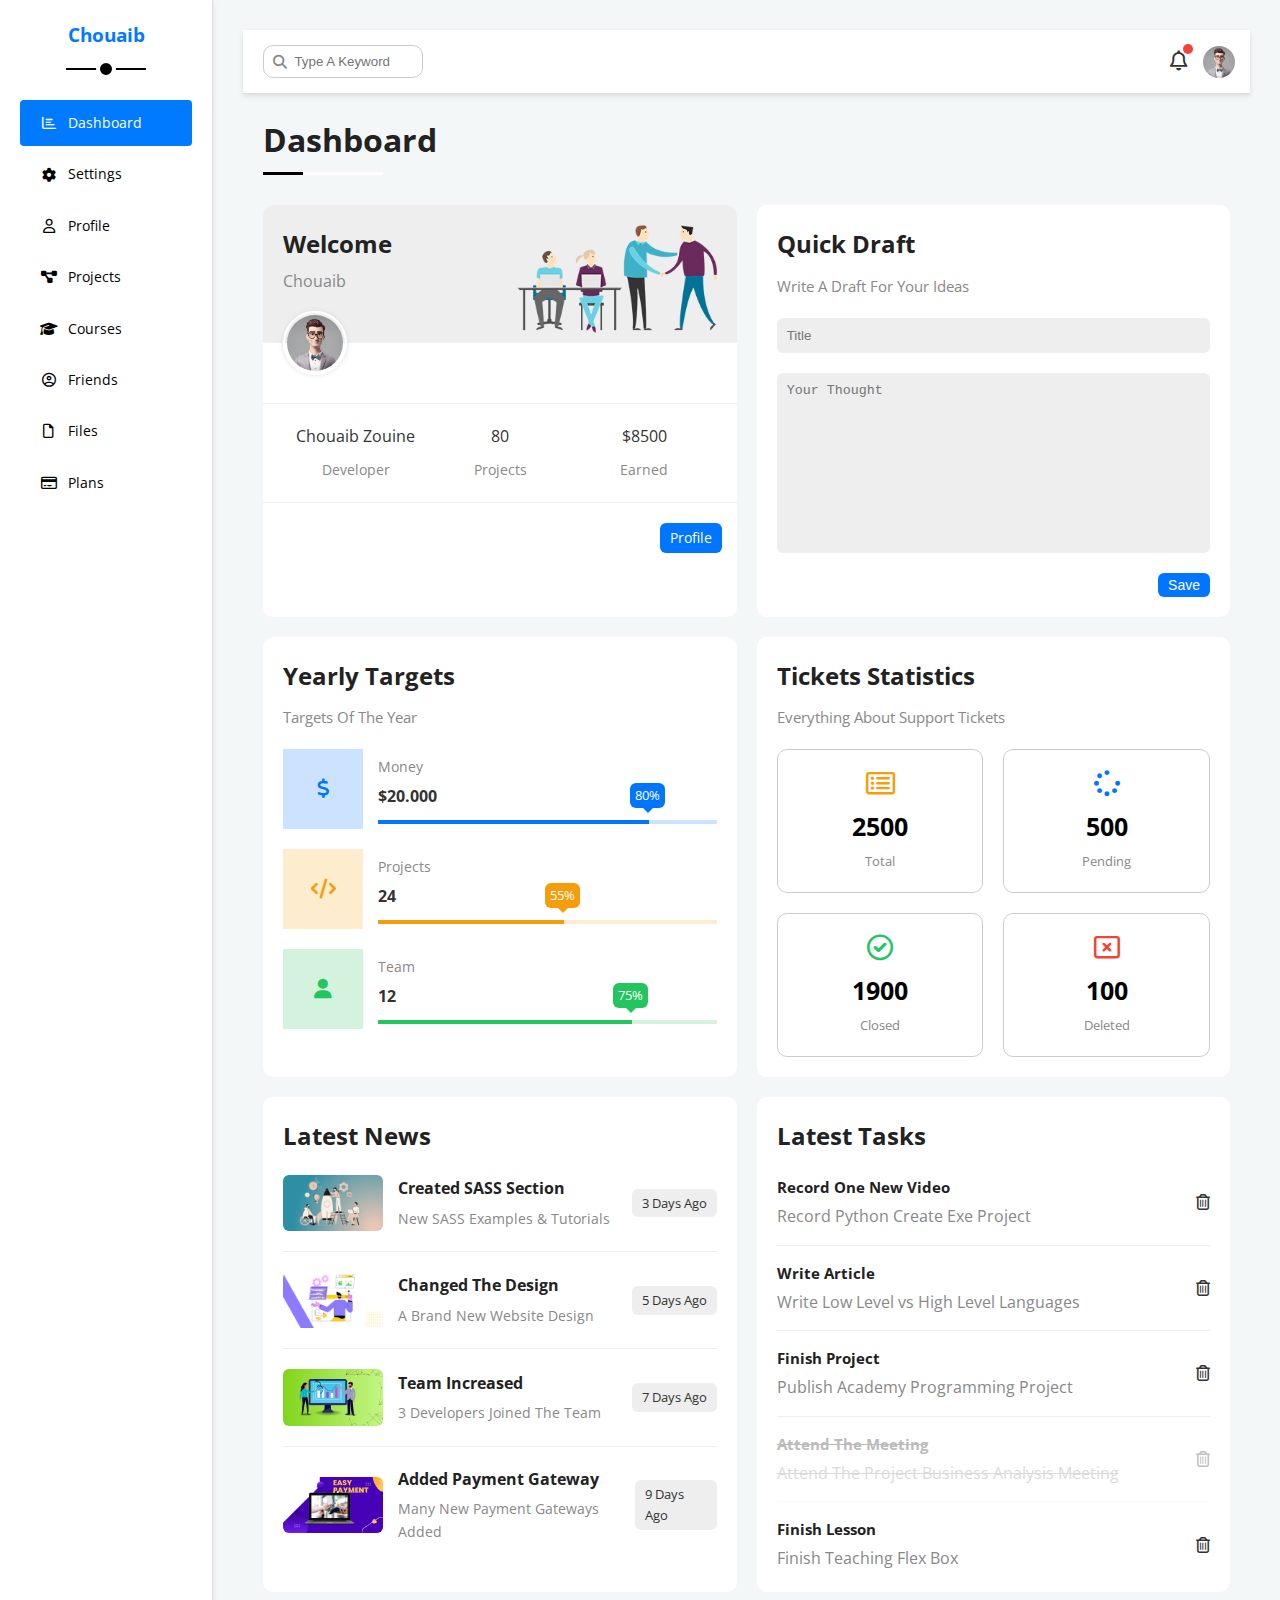
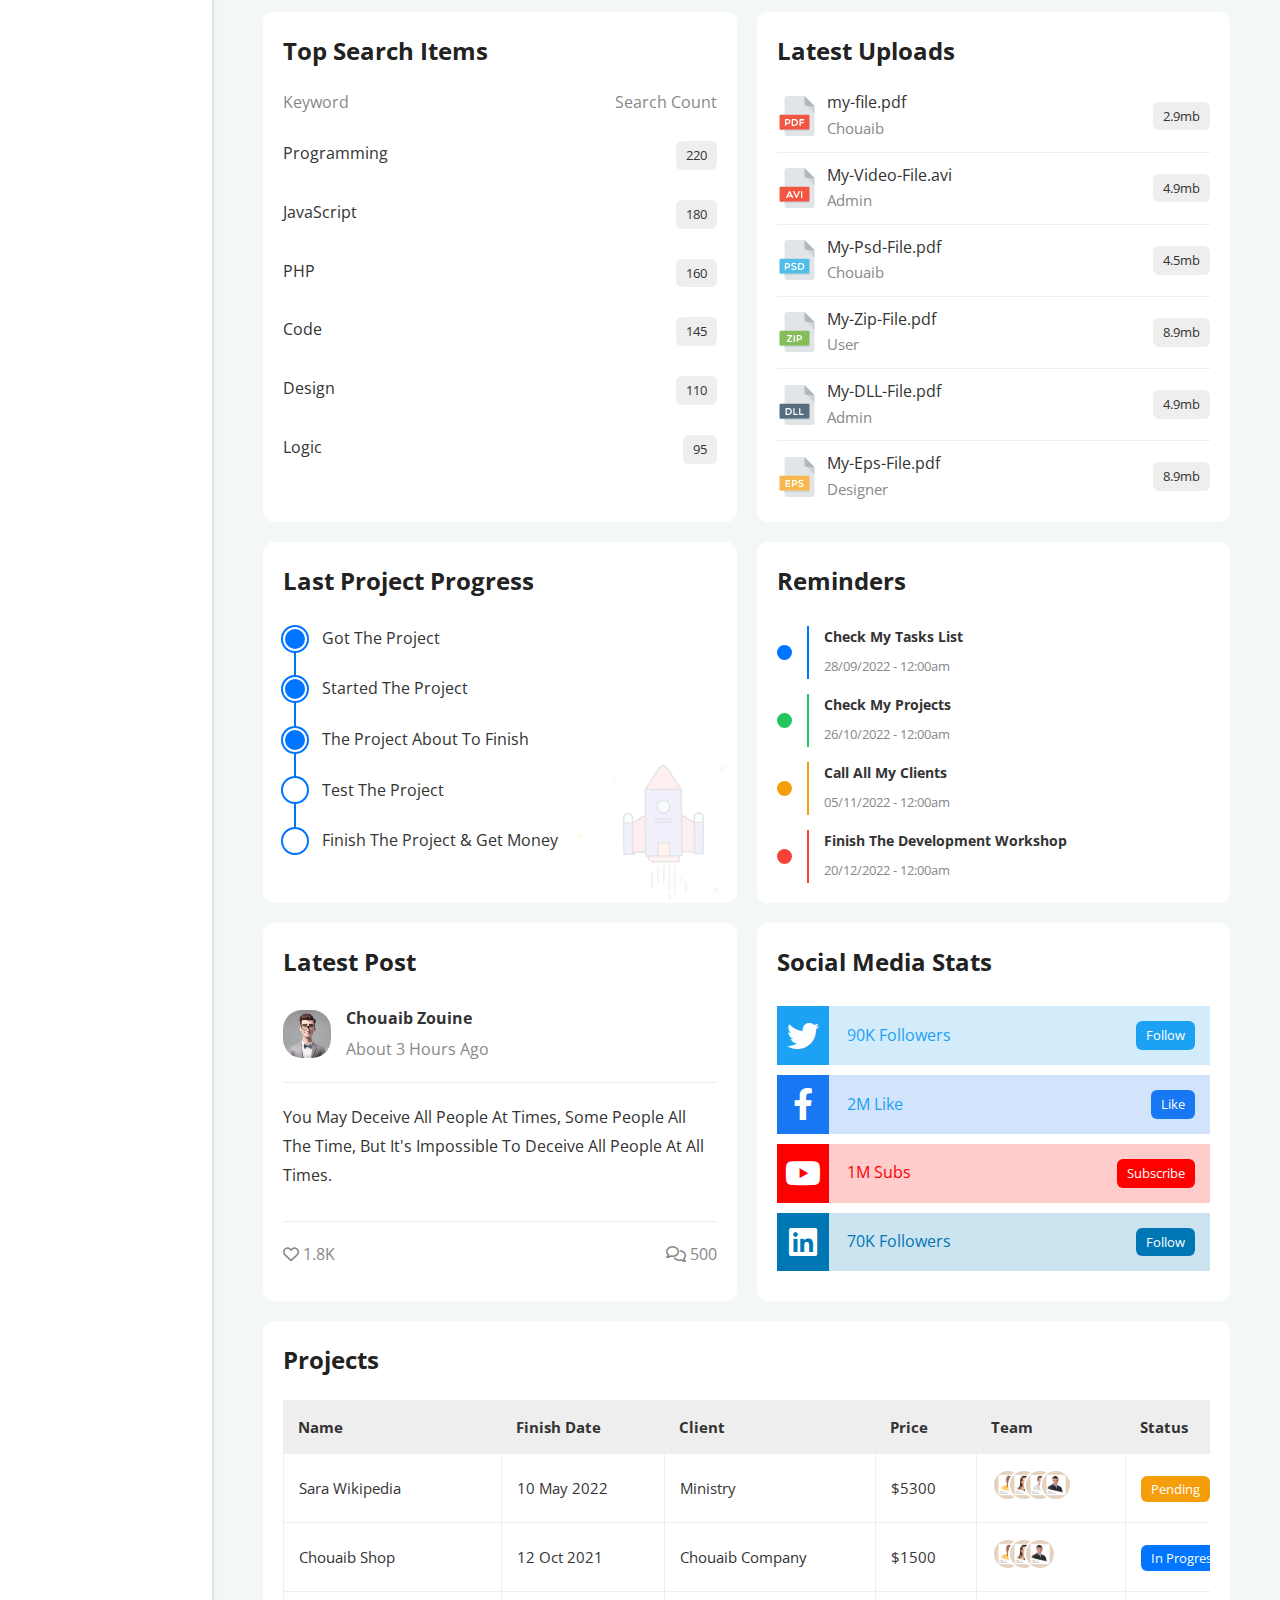
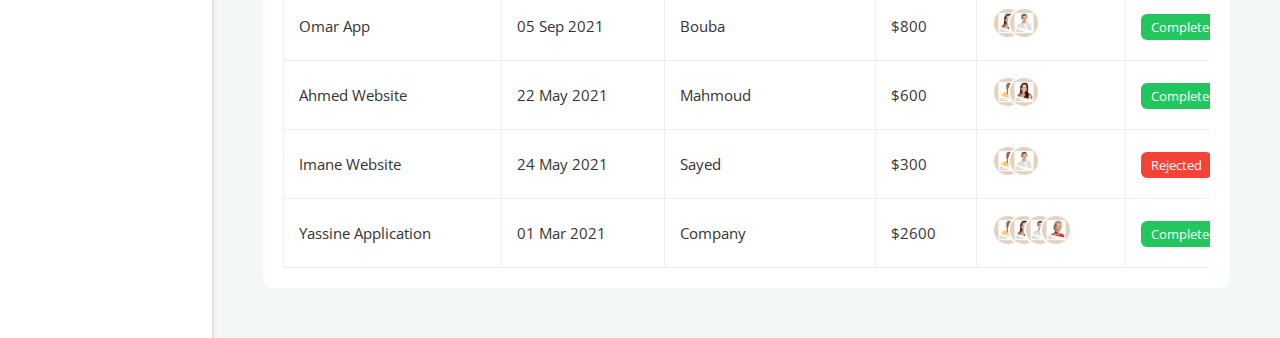
<file: HTML&CSS Template_1/index.html>
<!DOCTYPE html>
<html lang="en">
  <head>
    <meta charset="UTF-8" />
    <meta http-equiv="X-UA-Compatible" content="IE=edge" />
    <meta name="viewport" content="width=device-width, initial-scale=1.0" />
    <title>Dashboard</title>
    <link rel="stylesheet" href="css/all.min.css" />
    <link rel="stylesheet" href="css/framework.css" />
    <link rel="stylesheet" href="css/master.css" />
    <link rel="preconnect" href="https://fonts.googleapis.com" />
    <link rel="preconnect" href="https://fonts.gstatic.com" crossorigin />
    <link href="https://fonts.googleapis.com/css2?family=Open+Sans:wght@300;500&display=swap" rel="stylesheet" />
  </head>
  <body>
    <div class="page d-flex">
      <div class="sidebar bg-white p-20 p-relative"> 
        <h3 class="p-relative txt-c mt-0">Chouaib</h3>
        <ul>
          <li>
            <a class="active d-flex align-center fs-14 c-black rad-6 p-10" href="index.html">
              <i class="fa-regular fa-chart-bar fa-fw"></i>
              <span>Dashboard</span>
            </a>
          </li>
          <li>
            <a class="d-flex align-center fs-14 c-black rad-6 p-10" href="settings.html">
              <i class="fa-solid fa-gear fa-fw"></i>
              <span>Settings</span>
            </a>
          </li>
          <li>
            <a class="d-flex align-center fs-14 c-black rad-6 p-10" href="profile.html">
              <i class="fa-regular fa-user fa-fw"></i>
              <span>Profile</span>
            </a>
          </li>
          <li>
            <a class="d-flex align-center fs-14 c-black rad-6 p-10" href="projects.html">
              <i class="fa-solid fa-diagram-project fa-fw"></i>
              <span>Projects</span>
            </a>
          </li>
          <li>
            <a class="d-flex align-center fs-14 c-black rad-6 p-10" href="courses.html">
              <i class="fa-solid fa-graduation-cap fa-fw"></i>
              <span>Courses</span>
            </a>
          </li>
          <li>
            <a class="d-flex align-center fs-14 c-black rad-6 p-10" href="friends.html">
              <i class="fa-regular fa-circle-user fa-fw"></i>
              <span>Friends</span>
            </a>
          </li>
          <li>
            <a class="d-flex align-center fs-14 c-black rad-6 p-10" href="files.html">
              <i class="fa-regular fa-file fa-fw"></i>
              <span>Files</span>
            </a>
          </li>
          <li>
            <a class="d-flex align-center fs-14 c-black rad-6 p-10" href="plans.html">
              <i class="fa-regular fa-credit-card fa-fw"></i>
              <span>Plans</span>
            </a>
          </li>
        </ul>
      </div>
      <div class="content w-full">
        <!-- Start Head -->
        <div class="head bg-white p-15 between-flex">
          <div class="search p-relative">
            <input class="p-10" type="search" placeholder="Type A Keyword" />
          </div>
          <div class="icons d-flex align-center">
            <span class="notification p-relative">
              <i class="fa-regular fa-bell fa-lg"></i>
            </span>
            <img src="imgs/avatar.png" alt="" />
          </div>
        </div>
        <!-- End Head -->
        <h1 class="p-relative">Dashboard</h1>
        <div class="wrapper d-grid gap-20">
          <!-- Start Welcome Widget -->
          <div class="welcome bg-white rad-10 txt-c-mobile block-mobile">
            <div class="intro p-20 d-flex space-between bg-eee">
              <div>
                <h2 class="m-0">Welcome</h2>
                <p class="c-grey mt-5">Chouaib</p>
              </div>
              <img class="hide-mobile" src="imgs/welcome.png" alt="" />
            </div>
            <img src="imgs/avatar.png" alt="" class="avatar" />
            <div class="body txt-c d-flex p-20 mt-20 mb-20 block-mobile">
              <div>Chouaib Zouine <span class="d-block c-grey fs-14 mt-10">Developer</span></div>
              <div>80 <span class="d-block c-grey fs-14 mt-10">Projects</span></div>
              <div>$8500 <span class="d-block c-grey fs-14 mt-10">Earned</span></div>
            </div>
            <a href="profile.html" class="visit d-block fs-14 bg-blue c-white w-fit btn-shape">Profile</a>
          </div>
          <!-- End Welcome Widget -->
          <!-- Start Quick Draft Widget -->
          <div class="quick-draft p-20 bg-white rad-10">
            <h2 class="mt-0 mb-10">Quick Draft</h2>
            <p class="mt-0 mb-20 c-grey fs-15">Write A Draft For Your Ideas</p>
            <form>
              <input class="d-block mb-20 w-full p-10 b-none bg-eee rad-6" type="text" placeholder="Title" />
              <textarea class="d-block mb-20 w-full p-10 b-none bg-eee rad-6" placeholder="Your Thought"></textarea>
              <input class="save d-block fs-14 bg-blue c-white b-none w-fit btn-shape" type="submit" value="Save" />
            </form>
          </div>
          <!-- End Quick Draft Widget -->
          <!-- Start Targets Widget -->
          <div class="targets p-20 bg-white rad-10">
            <h2 class="mt-0 mb-10">Yearly Targets</h2>
            <p class="mt-0 mb-20 c-grey fs-15">Targets Of The Year</p>
            <div class="target-row mb-20 blue center-flex">
              <div class="icon center-flex">
                <i class="fa-solid fa-dollar-sign fa-lg c-blue"></i>
              </div>
              <div class="details">
                <span class="fs-14 c-grey">Money</span>
                <span class="d-block mt-5 mb-10 fw-bold">$20.000</span>
                <div class="progress p-relative">
                  <span class="bg-blue blue" style="width: 80%">
                    <span class="bg-blue">80%</span>
                  </span>
                </div>
              </div>
            </div>
            <div class="target-row mb-20 center-flex orange">
              <div class="icon center-flex">
                <i class="fa-solid fa-code fa-lg c-orange"></i>
              </div>
              <div class="details">
                <span class="fs-14 c-grey">Projects</span>
                <span class="d-block mt-5 mb-10 fw-bold">24</span>
                <div class="progress p-relative">
                  <span class="bg-orange orange" style="width: 55%">
                    <span class="bg-orange">55%</span>
                  </span>
                </div>
              </div>
            </div>
            <div class="target-row mb-20 center-flex green">
              <div class="icon center-flex">
                <i class="fa-solid fa-user fa-lg c-green"></i>
              </div>
              <div class="details">
                <span class="fs-14 c-grey">Team</span>
                <span class="d-block mt-5 mb-10 fw-bold">12</span>
                <div class="progress p-relative">
                  <span class="bg-green green" style="width: 75%">
                    <span class="bg-green">75%</span>
                  </span>
                </div>
              </div>
            </div>
          </div>
          <!-- End Targets Widget -->

          <!-- Start Ticket Widget -->
          <div class="tickets p-20 bg-white rad-10">
            <h2 class="mt-0 mb-10">Tickets Statistics</h2>
            <p class="mt-0 mb-20 c-grey fs-15">Everything About Support Tickets</p>
            <div class="d-flex txt-c gap-20 f-wrap">
              <div class="box p-20 rad-10 fs-13 c-grey">
                <i class="fa-regular fa-rectangle-list fa-2x mb-10 c-orange"></i>
                <span class="d-block c-black fw-bold fs-25 mb-5">2500</span>
                Total
              </div>
              <div class="box p-20 rad-10 fs-13 c-grey">
                <i class="fa-solid fa-spinner fa-2x mb-10 c-blue"></i>
                <span class="d-block c-black fw-bold fs-25 mb-5">500</span>
                Pending
              </div>
              <div class="box p-20 rad-10 fs-13 c-grey">
                <i class="fa-regular fa-circle-check fa-2x mb-10 c-green"></i>
                <span class="d-block c-black fw-bold fs-25 mb-5">1900</span>
                Closed
              </div>
              <div class="box p-20 rad-10 fs-13 c-grey">
                <i class="fa-regular fa-rectangle-xmark fa-2x mb-10 c-red"></i>
                <span class="d-block c-black fw-bold fs-25 mb-5">100</span>
                Deleted
              </div>
            </div>
          </div>
          <!-- End Ticket Widget -->
          <!-- Start Latest News Widget -->
          <div class="latest-news p-20 bg-white rad-10 txt-c-mobile">
            <h2 class="mt-0 mb-20">Latest News</h2>
            <div class="news-row d-flex align-center">
              <img src="imgs/news-03.png" alt="" />
              <div class="info">
                <h3>Created SASS Section</h3>
                <p class="m-0 fs-14 c-grey">New SASS Examples & Tutorials</p>
              </div>
              <div class="btn-shape bg-eee fs-13 label">3 Days Ago</div>
            </div>
            <div class="news-row d-flex align-center">
              <img src="imgs/news-01.png" alt="" />
              <div class="info">
                <h3>Changed The Design</h3>
                <p class="m-0 fs-14 c-grey">A Brand New Website Design</p>
              </div>
              <div class="btn-shape bg-eee fs-13 label">5 Days Ago</div>
            </div>
            <div class="news-row d-flex align-center">
              <img src="imgs/news-02.png" alt="" />
              <div class="info">
                <h3>Team Increased</h3>
                <p class="m-0 fs-14 c-grey">3 Developers Joined The Team</p>
              </div>
              <div class="btn-shape bg-eee fs-13 label">7 Days Ago</div>
            </div>
            <div class="news-row d-flex align-center">
              <img src="imgs/news-04.png" alt="" />
              <div class="info">
                <h3>Added Payment Gateway</h3>
                <p class="m-0 fs-14 c-grey">Many New Payment Gateways Added</p>
              </div>
              <div class="btn-shape bg-eee fs-13 label">9 Days Ago</div>
            </div>
          </div>
          <!-- End Latest News Widget -->
          <!-- Start Tasks Widget -->
          <div class="tasks p-20 bg-white rad-10">
            <h2 class="mt-0 mb-20">Latest Tasks</h2>
            <div class="task-row between-flex">
              <div class="info">
                <h3 class="mt-0 mb-5 fs-15">Record One New Video</h3>
                <p class="m-0 c-grey">Record Python Create Exe Project</p>
              </div>
              <i class="fa-regular fa-trash-can delete"></i>
            </div>
            <div class="task-row between-flex">
              <div class="info">
                <h3 class="mt-0 mb-5 fs-15">Write Article</h3>
                <p class="m-0 c-grey">Write Low Level vs High Level Languages</p>
              </div>
              <i class="fa-regular fa-trash-can delete"></i>
            </div>
            <div class="task-row between-flex">
              <div class="info">
                <h3 class="mt-0 mb-5 fs-15">Finish Project</h3>
                <p class="m-0 c-grey">Publish Academy Programming Project</p>
              </div>
              <i class="fa-regular fa-trash-can delete"></i>
            </div>
            <div class="task-row between-flex done">
              <div class="info">
                <h3 class="mt-0 mb-5 fs-15">Attend The Meeting</h3>
                <p class="m-0 c-grey">Attend The Project Business Analysis Meeting</p>
              </div>
              <i class="fa-regular fa-trash-can delete"></i>
            </div>
            <div class="task-row between-flex">
              <div class="info">
                <h3 class="mt-0 mb-5 fs-15">Finish Lesson</h3>
                <p class="m-0 c-grey">Finish Teaching Flex Box</p>
              </div>
              <i class="fa-regular fa-trash-can delete"></i>
            </div>
          </div>
          <!-- End Tasks -->
          <!-- Start Top Search Word Widget -->
          <div class="search-items p-20 bg-white rad-10">
            <h2 class="mt-0 mb-20">Top Search Items</h2>
            <div class="items-head d-flex space-between c-grey mb-10">
              <div>Keyword</div>
              <div>Search Count</div>
            </div>
            <div class="items d-flex space-between pt-15 pb-15">
              <span>Programming</span>
              <span class="bg-eee fs-13 btn-shape">220</span>
            </div>
            <div class="items d-flex space-between pt-15 pb-15">
              <span>JavaScript</span>
              <span class="bg-eee btn-shape fs-13">180</span>
            </div>
            <div class="items d-flex space-between pt-15 pb-15">
              <span>PHP</span>
              <span class="bg-eee btn-shape fs-13">160</span>
            </div>
            <div class="items d-flex space-between pt-15 pb-15">
              <span>Code</span>
              <span class="bg-eee btn-shape fs-13">145</span>
            </div>
            <div class="items d-flex space-between pt-15 pb-15">
              <span>Design</span>
              <span class="bg-eee btn-shape fs-13">110</span>
            </div>
            <div class="items d-flex space-between pt-15 pb-15">
              <span>Logic</span>
              <span class="bg-eee btn-shape fs-13">95</span>
            </div>
          </div>
          <!-- End Top Search Word Widget -->

          <!-- Start Latest Uploads Widget -->
          <div class="latest-uploads p-20 bg-white rad-10">
            <h2 class="mt-0 mb-20">Latest Uploads</h2>
            <ul class="m-0">
              <li class="between-flex pb-10 mb-10">
                <div class="d-flex align-center">
                  <img class="mr-10" src="imgs/pdf.svg" alt="" />
                  <div>
                    <span class="d-block">my-file.pdf</span>
                    <span class="fs-15 c-grey">Chouaib</span>
                  </div>
                </div>
                <div class="bg-eee btn-shape fs-13">2.9mb</div>
              </li>
              <li class="between-flex pb-10 mb-10">
                <div class="d-flex align-center">
                  <img class="mr-10" src="imgs/avi.svg" alt="" />
                  <div>
                    <span class="d-block">My-Video-File.avi</span>
                    <span class="fs-15 c-grey">Admin</span>
                  </div>
                </div>
                <div class="bg-eee btn-shape fs-13">4.9mb</div>
              </li>
              <li class="between-flex pb-10 mb-10">
                <div class="d-flex align-center">
                  <img class="mr-10" src="imgs/psd.svg" alt="" />
                  <div>
                    <span class="d-block">My-Psd-File.pdf</span>
                    <span class="fs-15 c-grey">Chouaib</span>
                  </div>
                </div>
                <div class="bg-eee btn-shape fs-13">4.5mb</div>
              </li>
              <li class="between-flex pb-10 mb-10">
                <div class="d-flex align-center">
                  <img class="mr-10" src="imgs/zip.svg" alt="" />
                  <div>
                    <span class="d-block">My-Zip-File.pdf</span>
                    <span class="fs-15 c-grey">User</span>
                  </div>
                </div>
                <div class="bg-eee btn-shape fs-13">8.9mb</div>
              </li>
              <li class="between-flex pb-10 mb-10">
                <div class="d-flex align-center">
                  <img class="mr-10" src="imgs/dll.svg" alt="" />
                  <div>
                    <span class="d-block">My-DLL-File.pdf</span>
                    <span class="fs-15 c-grey">Admin</span>
                  </div>
                </div>
                <div class="bg-eee btn-shape fs-13">4.9mb</div>
              </li>
              <li class="between-flex">
                <div class="d-flex align-center">
                  <img class="mr-10" src="imgs/eps.svg" alt="" />
                  <div>
                    <span class="d-block">My-Eps-File.pdf</span>
                    <span class="fs-15 c-grey">Designer</span>
                  </div>
                </div>
                <div class="bg-eee btn-shape fs-13">8.9mb</div>
              </li>
            </ul>
          </div>
          <!-- End Latest Uploads Widget -->
          <!-- Start Last Project Progress Widget -->
          <div class="last-project p-20 bg-white rad-10 p-relative">
            <h2 class="mt-0 mb-20">Last Project Progress</h2>
            <ul class="m-0 p-relative">
              <li class="mt-25 d-flex align-center done">Got The Project</li>
              <li class="mt-25 d-flex align-center done">Started The Project</li>
              <li class="mt-25 d-flex align-center done">The Project About To Finish</li>
              <li class="mt-25 d-flex align-center current">Test The Project</li>
              <li class="mt-25 d-flex align-center">Finish The Project & Get Money</li>
            </ul>
            <img class="launch-icon hide-mobile" src="imgs/project.png" alt="" />
          </div>
          <!-- End Last Project Progress Widget -->
          <!-- Start Reminders Widget -->
          <div class="reminders p-20 bg-white rad-10 p-relative">
            <h2 class="mt-0 mb-25">Reminders</h2>
            <ul class="m-0">
              <li class="d-flex align-center mt-15">
                <span class="key bg-blue mr-15 d-block rad-half"></span>
                <div class="pl-15 blue">
                  <p class="fs-14 fw-bold mt-0 mb-5">Check My Tasks List</p>
                  <span class="fs-13 c-grey">28/09/2022 - 12:00am</span>
                </div>
              </li>
              <li class="d-flex align-center mt-15">
                <span class="key bg-green mr-15 d-block rad-half"></span>
                <div class="pl-15 green">
                  <p class="fs-14 fw-bold mt-0 mb-5">Check My Projects</p>
                  <span class="fs-13 c-grey">26/10/2022 - 12:00am</span>
                </div>
              </li>
              <li class="d-flex align-center mt-15">
                <span class="key bg-orange mr-15 d-block rad-half"></span>
                <div class="pl-15 orange">
                  <p class="fs-14 fw-bold mt-0 mb-5">Call All My Clients</p>
                  <span class="fs-13 c-grey">05/11/2022 - 12:00am</span>
                </div>
              </li>
              <li class="d-flex align-center mt-15">
                <span class="key bg-red mr-15 d-block rad-half"></span>
                <div class="pl-15 red">
                  <p class="fs-14 fw-bold mt-0 mb-5">Finish The Development Workshop</p>
                  <span class="fs-13 c-grey">20/12/2022 - 12:00am</span>
                </div>
              </li>
            </ul>
          </div>
          <!-- End Reminders Widget -->
          <!-- Start Latest Post Widget -->
          <div class="latest-post p-20 bg-white rad-10 p-relative">
            <h2 class="mt-0 mb-25">Latest Post</h2>
            <div class="top d-flex align-center">
              <img class="avatar mr-15" src="imgs/avatar.png" alt="" />
              <div class="info">
                <span class="d-block mb-5 fw-bold">Chouaib Zouine</span>
                <span class="c-grey">About 3 Hours Ago</span>
              </div>
            </div>
            <div class="post-content txt-c-mobile pt-20 pb-20 mt-20 mb-20">
              You may deceive all people at times, some people all the time, but it's impossible to deceive all people at all times.
            </div>
            <div class="post-stats between-flex c-grey">
              <div>
                <i class="fa-regular fa-heart"></i>
                <span>1.8K</span>
              </div>
              <div>
                <i class="fa-regular fa-comments"></i>
                <span>500</span>
              </div>
            </div>
          </div>
          <!-- End Latest Post Widget -->
          <!-- Start Social Media Stats Widget -->
          <div class="social-media p-20 bg-white rad-10 p-relative">
            <h2 class="mt-0 mb-25">Social Media Stats</h2>
            <div class="box twitter p-15 p-relative mb-10 between-flex">
              <i class="fa-brands fa-twitter fa-2x c-white h-full center-flex"></i>
              <span>90K Followers</span>
              <a class="fs-13 c-white btn-shape" href="#">Follow</a>
            </div>
            <div class="box facebook p-15 p-relative mb-10 between-flex">
              <i class="fa-brands fa-facebook-f fa-2x c-white h-full center-flex"></i>
              <span>2M Like</span>
              <a class="fs-13 c-white btn-shape" href="#">Like</a>
            </div>
            <div class="box youtube p-15 p-relative mb-10 between-flex">
              <i class="fa-brands fa-youtube fa-2x c-white h-full center-flex"></i>
              <span>1M Subs</span>
              <a class="fs-13 c-white btn-shape" href="#">Subscribe</a>
            </div>
            <div class="box linkedin p-15 p-relative mb-10 between-flex">
              <i class="fa-brands fa-linkedin fa-2x c-white h-full center-flex"></i>
              <span>70K Followers</span>
              <a class="fs-13 c-white btn-shape" href="#">Follow</a>
            </div>
          </div>
          <!-- Start End Media Stats Widget -->
        </div>
        <!-- Start Projects Table -->
        <div class="projects p-20 bg-white rad-10 m-20">
          <h2 class="mt-0 mb-20">Projects</h2>
          <div class="responsive-table">
            <table class="fs-15 w-full">
              <thead>
                <tr>
                  <td>Name</td>
                  <td>Finish Date</td>
                  <td>Client</td>
                  <td>Price</td>
                  <td>Team</td>
                  <td>Status</td>
                </tr>
              </thead>
              <tbody>
                <tr>
                  <td>Sara Wikipedia</td>
                  <td>10 May 2022</td>
                  <td>Ministry</td>
                  <td>$5300</td>
                  <td>
                    <img src="imgs/team-01.png" alt="" />
                    <img src="imgs/team-02.png" alt="" />
                    <img src="imgs/team-03.png" alt="" />
                    <img src="imgs/team-05.png" alt="" />
                  </td>
                  <td>
                    <span class="label btn-shape bg-orange c-white">Pending</span>
                  </td>
                </tr>
                <tr>
                  <td>Chouaib Shop</td>
                  <td>12 Oct 2021</td>
                  <td>Chouaib Company</td>
                  <td>$1500</td>
                  <td>
                    <img src="imgs/team-01.png" alt="" />
                    <img src="imgs/team-02.png" alt="" />
                    <img src="imgs/team-05.png" alt="" />
                  </td>
                  <td><span class="label btn-shape bg-blue c-white">In Progress</span></td>
                </tr>
                <tr>
                  <td>Omar App</td>
                  <td>05 Sep 2021</td>
                  <td>Bouba</td>
                  <td>$800</td>
                  <td>
                    <img src="imgs/team-02.png" alt="" />
                    <img src="imgs/team-03.png" alt="" />
                  </td>
                  <td><span class="label btn-shape bg-green c-white">Completed</span></td>
                </tr>
                <tr>
                  <td>Ahmed Website</td>
                  <td>22 May 2021</td>
                  <td>Mahmoud</td>
                  <td>$600</td>
                  <td>
                    <img src="imgs/team-01.png" alt="" />
                    <img src="imgs/team-02.png" alt="" />
                  </td>
                  <td><span class="label btn-shape bg-green c-white">Completed</span></td>
                </tr>
                <tr>
                  <td>Imane Website</td>
                  <td>24 May 2021</td>
                  <td>Sayed</td>
                  <td>$300</td>
                  <td>
                    <img src="imgs/team-01.png" alt="" />
                    <img src="imgs/team-03.png" alt="" />
                  </td>
                  <td><span class="label btn-shape bg-red c-white">Rejected</span></td>
                </tr>
                <tr>
                  <td>  Yassine Application</td>
                  <td>01 Mar 2021</td>
                  <td> Company</td>
                  <td>$2600</td>
                  <td>
                    <img src="imgs/team-01.png" alt="" />
                    <img src="imgs/team-02.png" alt="" />
                    <img src="imgs/team-03.png" alt="" />
                    <img src="imgs/team-04.png" alt="" />
                  </td>
                  <td><span class="label btn-shape bg-green c-white">Completed</span></td>
                </tr>
              </tbody>
            </table>
          </div>
        </div>
        <!-- End Projects Table -->
      </div>
    </div>
  </body>
</html>
</file>
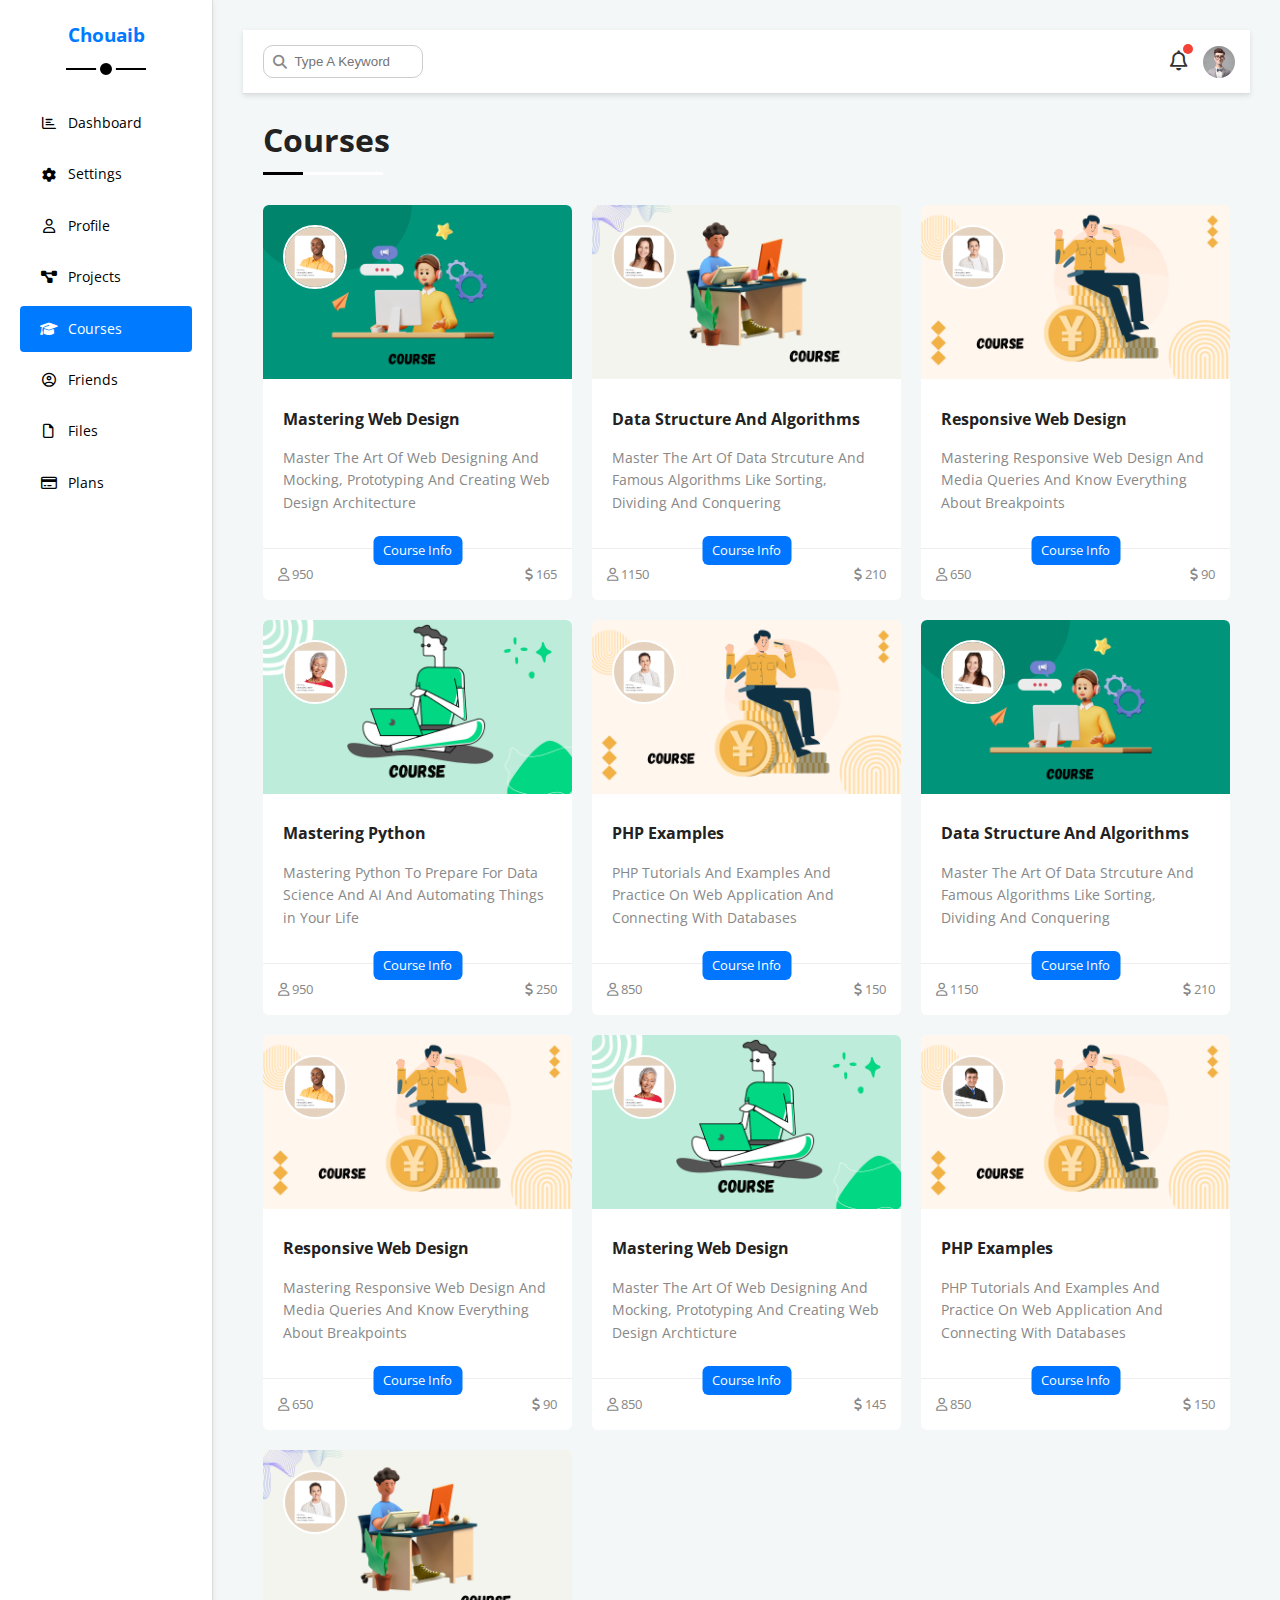
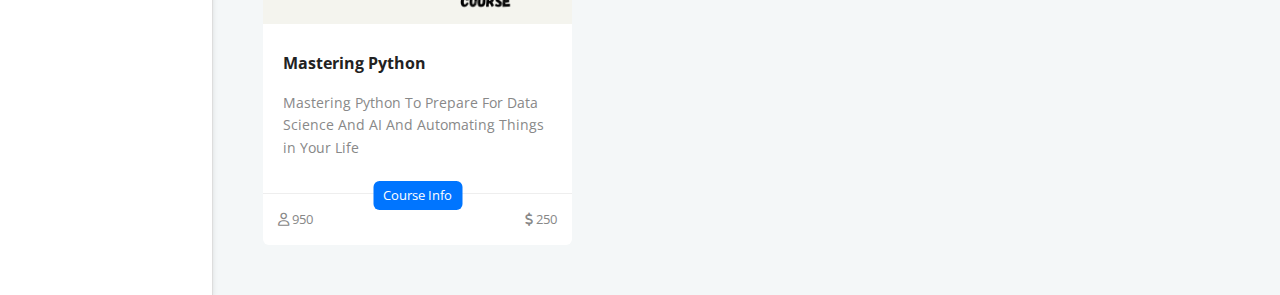
<file: HTML&CSS Template_1/courses.html>
<!DOCTYPE html>
<html lang="en">
  <head>
    <meta charset="UTF-8" />
    <meta http-equiv="X-UA-Compatible" content="IE=edge" />
    <meta name="viewport" content="width=device-width, initial-scale=1.0" />
    <title>Courses</title>
    <link rel="stylesheet" href="css/all.min.css" />
    <link rel="stylesheet" href="css/framework.css" />
    <link rel="stylesheet" href="css/master.css" />
    <link rel="preconnect" href="https://fonts.googleapis.com" />
    <link rel="preconnect" href="https://fonts.gstatic.com" crossorigin />
    <link href="https://fonts.googleapis.com/css2?family=Open+Sans:wght@300;500&display=swap" rel="stylesheet" />
  </head>
  <body>
    <div class="page d-flex">
      <div class="sidebar bg-white p-20 p-relative">
        <h3 class="p-relative txt-c mt-0">Chouaib</h3>
        <ul>
          <li>
            <a class="d-flex align-center fs-14 c-black rad-6 p-10" href="index.html">
              <i class="fa-regular fa-chart-bar fa-fw"></i>
              <span>Dashboard</span>
            </a>
          </li>
          <li>
            <a class="d-flex align-center fs-14 c-black rad-6 p-10" href="settings.html">
              <i class="fa-solid fa-gear fa-fw"></i>
              <span>Settings</span>
            </a>
          </li>
          <li>
            <a class="d-flex align-center fs-14 c-black rad-6 p-10" href="profile.html">
              <i class="fa-regular fa-user fa-fw"></i>
              <span>Profile</span>
            </a>
          </li>
          <li>
            <a class="d-flex align-center fs-14 c-black rad-6 p-10" href="projects.html">
              <i class="fa-solid fa-diagram-project fa-fw"></i>
              <span>Projects</span>
            </a>
          </li>
          <li>
            <a class="active d-flex align-center fs-14 c-black rad-6 p-10" href="courses.html">
              <i class="fa-solid fa-graduation-cap fa-fw"></i>
              <span>Courses</span>
            </a>
          </li>
          <li>
            <a class="d-flex align-center fs-14 c-black rad-6 p-10" href="friends.html">
              <i class="fa-regular fa-circle-user fa-fw"></i>
              <span>Friends</span>
            </a>
          </li>
          <li>
            <a class="d-flex align-center fs-14 c-black rad-6 p-10" href="files.html">
              <i class="fa-regular fa-file fa-fw"></i>
              <span>Files</span>
            </a>
          </li>
          <li>
            <a class="d-flex align-center fs-14 c-black rad-6 p-10" href="plans.html">
              <i class="fa-regular fa-credit-card fa-fw"></i>
              <span>Plans</span>
            </a>
          </li>
        </ul>
      </div>
      <div class="content w-full">
        <!-- Start Head -->
        <div class="head bg-white p-15 between-flex">
          <div class="search p-relative">
            <input class="p-10" type="search" placeholder="Type A Keyword" />
          </div>
          <div class="icons d-flex align-center">
            <span class="notification p-relative">
              <i class="fa-regular fa-bell fa-lg"></i>
            </span>
            <img src="imgs/avatar.png" alt="" />
          </div>
        </div>
        <!-- End Head -->
        <h1 class="p-relative">Courses</h1>
        <div class="courses-page d-grid m-20 gap-20">
          <div class="course bg-white rad-6 p-relative">
            <img class="cover" src="imgs/course-02.png" alt="" />
            <img class="instructor" src="imgs/team-01.png" alt="" />
            <div class="p-20">
              <h4 class="m-0">Mastering Web Design</h4>
              <p class="description c-grey mt-15 fs-14">
                Master The Art Of Web Designing And Mocking, Prototyping And Creating Web Design Architecture
              </p>
            </div>
            <div class="info p-15 p-relative between-flex">
              <span class="title bg-blue c-white btn-shape">Course Info</span>
              <span class="c-grey">
                <i class="fa-regular fa-user"></i>
                950
              </span>
              <span class="c-grey">
                <i class="fa-solid fa-dollar-sign"></i>
                165
              </span>
            </div>
          </div>
          <div class="course bg-white rad-6 p-relative">
            <img class="cover" src="imgs/course-01.png" alt="" />
            <img class="instructor" src="imgs/team-02.png" alt="" />
            <div class="p-20">
              <h4 class="m-0">Data Structure And Algorithms</h4>
              <p class="description c-grey mt-15 fs-14">
                Master The Art Of Data Strcuture And Famous Algorithms Like Sorting, Dividing And Conquering
              </p>
            </div>
            <div class="info p-15 p-relative between-flex">
              <span class="title bg-blue c-white btn-shape">Course Info</span>
              <span class="c-grey"> <i class="fa-regular fa-user"></i> 1150</span>
              <span class="c-grey"><i class="fa-solid fa-dollar-sign"></i> 210</span>
            </div>
          </div>
          <div class="course bg-white rad-6 p-relative">
            <img class="cover" src="imgs/course-03.png" alt="" />
            <img class="instructor" src="imgs/team-03.png" alt="" />
            <div class="p-20">
              <h4 class="m-0">Responsive Web Design</h4>
              <p class="description c-grey mt-15 fs-14">
                Mastering Responsive Web Design And Media Queries And Know Everything About Breakpoints
              </p>
            </div>
            <div class="info p-15 p-relative between-flex">
              <span class="title bg-blue c-white btn-shape">Course Info</span>
              <span class="c-grey"> <i class="fa-regular fa-user"></i> 650</span>
              <span class="c-grey"><i class="fa-solid fa-dollar-sign"></i> 90</span>
            </div>
          </div>
          <div class="course bg-white rad-6 p-relative">
            <img class="cover" src="imgs/course-04.png" alt="" />
            <img class="instructor" src="imgs/team-04.png" alt="" />
            <div class="p-20">
              <h4 class="m-0">Mastering Python</h4>
              <p class="description c-grey mt-15 fs-14">
                Mastering Python To Prepare For Data Science And AI And Automating Things in Your Life
              </p>
            </div>
            <div class="info p-15 p-relative between-flex">
              <span class="title bg-blue c-white btn-shape">Course Info</span>
              <span class="c-grey"> <i class="fa-regular fa-user"></i> 950</span>
              <span class="c-grey"><i class="fa-solid fa-dollar-sign"></i> 250</span>
            </div>
          </div>
          <div class="course bg-white rad-6 p-relative">
            <img class="cover" src="imgs/course-05.png" alt="" />
            <img class="instructor" src="imgs/team-03.png" alt="" />
            <div class="p-20">
              <h4 class="m-0">PHP Examples</h4>
              <p class="description c-grey mt-15 fs-14">
                PHP Tutorials And Examples And Practice On Web Application And Connecting With Databases
              </p>
            </div>
            <div class="info p-15 p-relative between-flex">
              <span class="title bg-blue c-white btn-shape">Course Info</span>
              <span class="c-grey"> <i class="fa-regular fa-user"></i> 850</span>
              <span class="c-grey"><i class="fa-solid fa-dollar-sign"></i> 150</span>
            </div>
          </div>
          <div class="course bg-white rad-6 p-relative">
            <img class="cover" src="imgs/course-02.png" alt="" />
            <img class="instructor" src="imgs/team-02.png" alt="" />
            <div class="p-20">
              <h4 class="m-0">Data Structure And Algorithms</h4>
              <p class="description c-grey mt-15 fs-14">
                Master The Art Of Data Strcuture And Famous Algorithms Like Sorting, Dividing And Conquering
              </p>
            </div>
            <div class="info p-15 p-relative between-flex">
              <span class="title bg-blue c-white btn-shape">Course Info</span>
              <span class="c-grey"> <i class="fa-regular fa-user"></i> 1150</span>
              <span class="c-grey"><i class="fa-solid fa-dollar-sign"></i> 210</span>
            </div>
          </div>
          <div class="course bg-white rad-6 p-relative">
            <img class="cover" src="imgs/course-03.png" alt="" />
            <img class="instructor" src="imgs/team-01.png" alt="" />
            <div class="p-20">
              <h4 class="m-0">Responsive Web Design</h4>
              <p class="description c-grey mt-15 fs-14">
                Mastering Responsive Web Design And Media Queries And Know Everything About Breakpoints
              </p>
            </div>
            <div class="info p-15 p-relative between-flex">
              <span class="title bg-blue c-white btn-shape">Course Info</span>
              <span class="c-grey"> <i class="fa-regular fa-user"></i> 650</span>
              <span class="c-grey"><i class="fa-solid fa-dollar-sign"></i> 90</span>
            </div>
          </div>
          <div class="course bg-white rad-6 p-relative">
            <img class="cover" src="imgs/course-04.png" alt="" />
            <img class="instructor" src="imgs/team-04.png" alt="" />
            <div class="p-20">
              <h4 class="m-0">Mastering Web Design</h4>
              <p class="description c-grey mt-15 fs-14">
                Master The Art Of Web Designing And Mocking, Prototyping And Creating Web Design Archticture
              </p>
            </div>
            <div class="info p-15 p-relative between-flex">
              <span class="title bg-blue c-white btn-shape">Course Info</span>
              <span class="c-grey"> <i class="fa-regular fa-user"></i> 850</span>
              <span class="c-grey"><i class="fa-solid fa-dollar-sign"></i> 145</span>
            </div>
          </div>
          <div class="course bg-white rad-6 p-relative">
            <img class="cover" src="imgs/course-05.png" alt="" />
            <img class="instructor" src="imgs/team-05.png" alt="" />
            <div class="p-20">
              <h4 class="m-0">PHP Examples</h4>
              <p class="description c-grey mt-15 fs-14">
                PHP Tutorials And Examples And Practice On Web Application And Connecting With Databases
              </p>
            </div>
            <div class="info p-15 p-relative between-flex">
              <span class="title bg-blue c-white btn-shape">Course Info</span>
              <span class="c-grey"> <i class="fa-regular fa-user"></i> 850</span>
              <span class="c-grey"><i class="fa-solid fa-dollar-sign"></i> 150</span>
            </div>
          </div>
          <div class="course bg-white rad-6 p-relative">
            <img class="cover" src="imgs/course-01.png" alt="" />
            <img class="instructor" src="imgs/team-03.png" alt="" />
            <div class="p-20">
              <h4 class="m-0">Mastering Python</h4>
              <p class="description c-grey mt-15 fs-14">
                Mastering Python To Prepare For Data Science And AI And Automating Things in Your Life
              </p>
            </div>
            <div class="info p-15 p-relative between-flex">
              <span class="title bg-blue c-white btn-shape">Course Info</span>
              <span class="c-grey"> <i class="fa-regular fa-user"></i> 950</span>
              <span class="c-grey"><i class="fa-solid fa-dollar-sign"></i> 250</span>
            </div>
          </div>
        </div>
      </div>
    </div>
  </body>
</html>
</file>
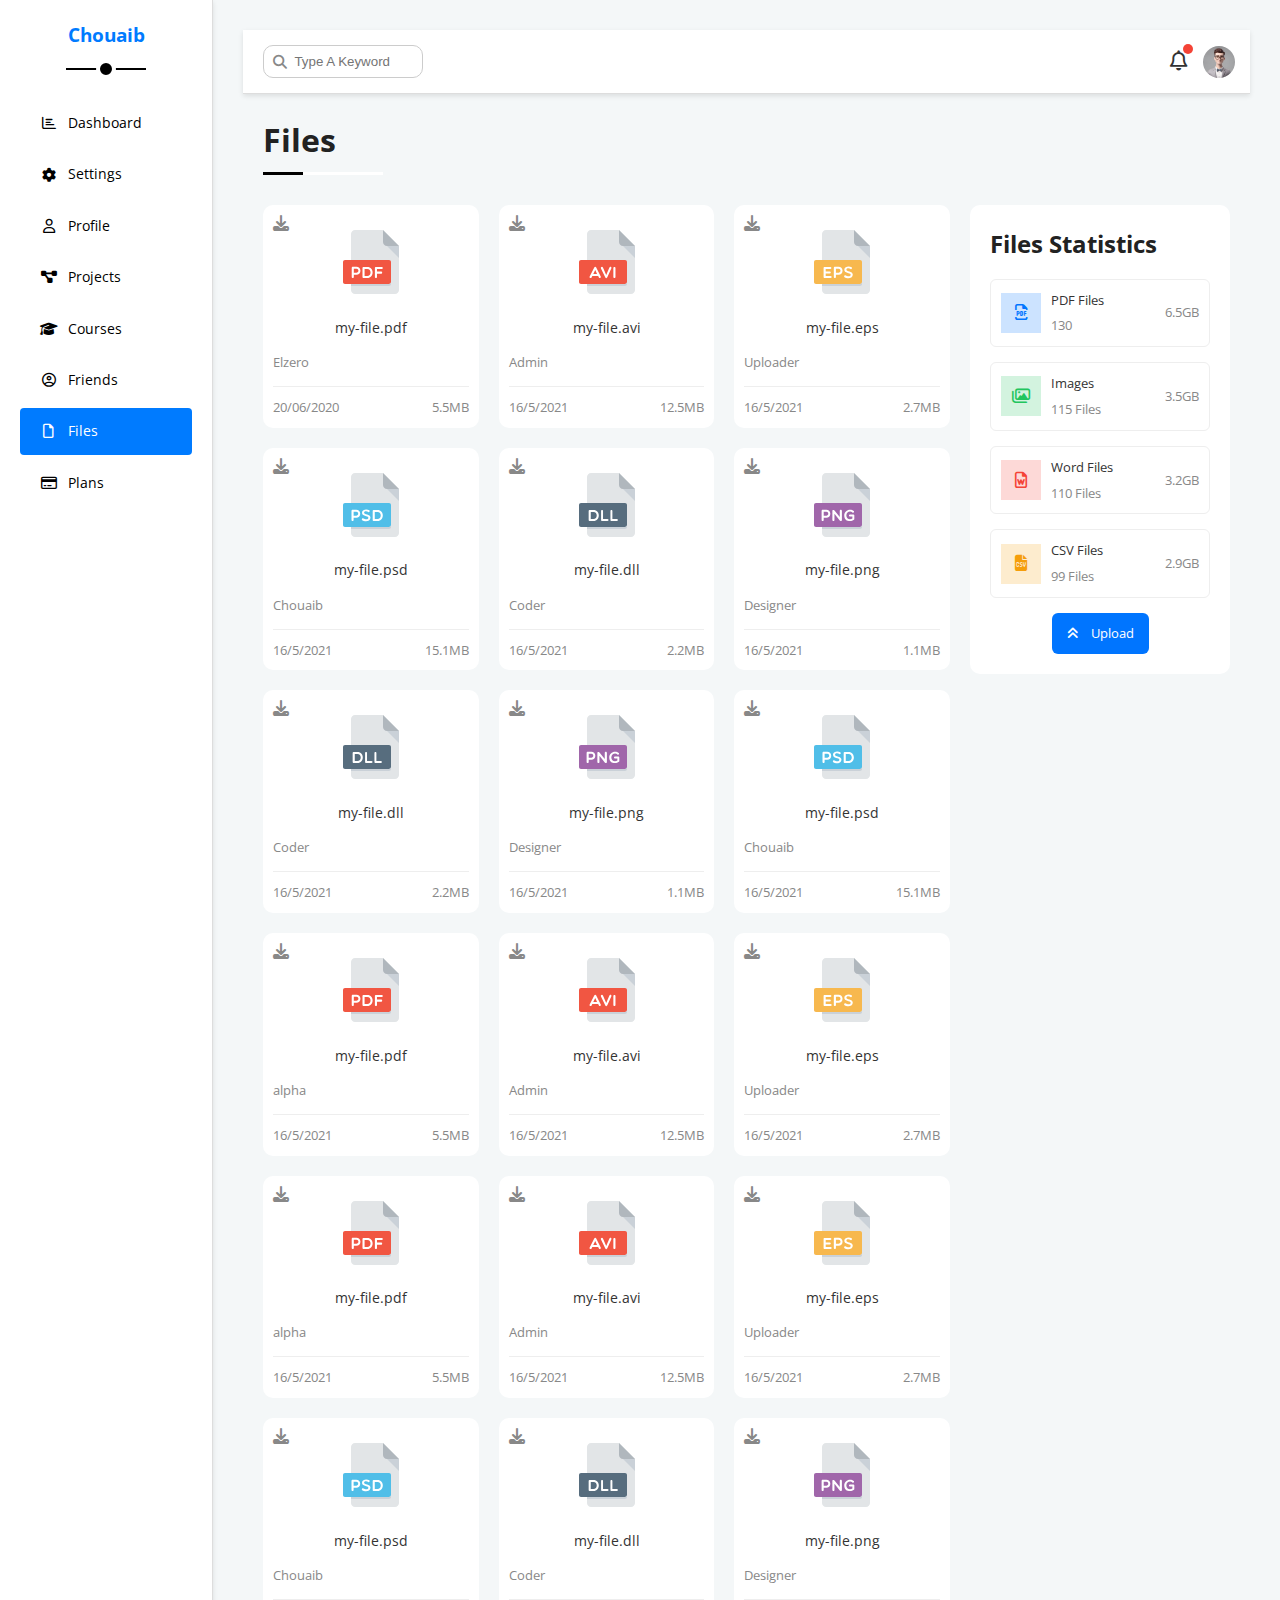
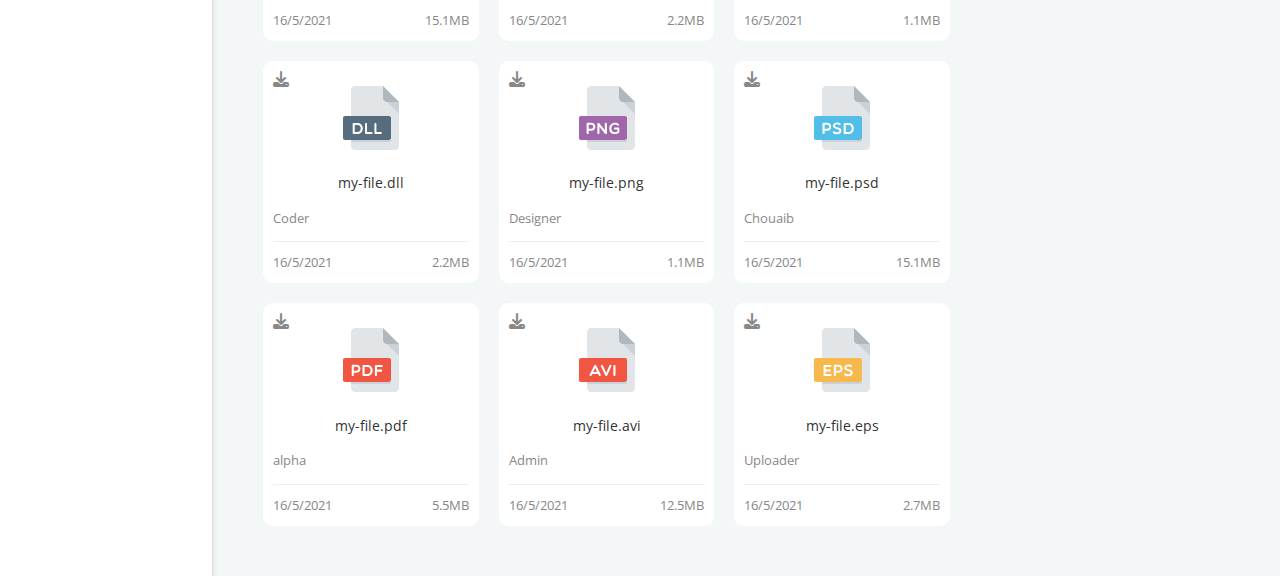
<file: HTML&CSS Template_1/files.html>
<!DOCTYPE html>
<html lang="en">
  <head>
    <meta charset="UTF-8" />
    <meta http-equiv="X-UA-Compatible" content="IE=edge" />
    <meta name="viewport" content="width=device-width, initial-scale=1.0" />
    <title>Files</title>
    <link rel="stylesheet" href="css/all.min.css" />
    <link rel="stylesheet" href="css/framework.css" />
    <link rel="stylesheet" href="css/master.css" />
    <link rel="preconnect" href="https://fonts.googleapis.com" />
    <link rel="preconnect" href="https://fonts.gstatic.com" crossorigin />
    <link href="https://fonts.googleapis.com/css2?family=Open+Sans:wght@300;500&display=swap" rel="stylesheet" />
  </head>
  <body>
    <div class="page d-flex">
      <div class="sidebar bg-white p-20 p-relative">
        <h3 class="p-relative txt-c mt-0">Chouaib</h3>
        <ul>
          <li>
            <a class="d-flex align-center fs-14 c-black rad-6 p-10" href="index.html">
              <i class="fa-regular fa-chart-bar fa-fw"></i>
              <span>Dashboard</span>
            </a>
          </li>
          <li>
            <a class="d-flex align-center fs-14 c-black rad-6 p-10" href="settings.html">
              <i class="fa-solid fa-gear fa-fw"></i>
              <span>Settings</span>
            </a>
          </li>
          <li>
            <a class="d-flex align-center fs-14 c-black rad-6 p-10" href="profile.html">
              <i class="fa-regular fa-user fa-fw"></i>
              <span>Profile</span>
            </a>
          </li>
          <li>
            <a class="d-flex align-center fs-14 c-black rad-6 p-10" href="projects.html">
              <i class="fa-solid fa-diagram-project fa-fw"></i>
              <span>Projects</span>
            </a>
          </li>
          <li>
            <a class="d-flex align-center fs-14 c-black rad-6 p-10" href="courses.html">
              <i class="fa-solid fa-graduation-cap fa-fw"></i>
              <span>Courses</span>
            </a>
          </li>
          <li>
            <a class="d-flex align-center fs-14 c-black rad-6 p-10" href="friends.html">
              <i class="fa-regular fa-circle-user fa-fw"></i>
              <span>Friends</span>
            </a>
          </li>
          <li>
            <a class="active d-flex align-center fs-14 c-black rad-6 p-10" href="files.html">
              <i class="fa-regular fa-file fa-fw"></i>
              <span>Files</span>
            </a>
          </li>
          <li>
            <a class="d-flex align-center fs-14 c-black rad-6 p-10" href="plans.html">
              <i class="fa-regular fa-credit-card fa-fw"></i>
              <span>Plans</span>
            </a>
          </li>
        </ul>
      </div>
      <div class="content w-full">
        <!-- Start Head -->
        <div class="head bg-white p-15 between-flex">
          <div class="search p-relative">
            <input class="p-10" type="search" placeholder="Type A Keyword" />
          </div>
          <div class="icons d-flex align-center">
            <span class="notification p-relative">
              <i class="fa-regular fa-bell fa-lg"></i>
            </span>
            <img src="imgs/avatar.png" alt="" />
          </div>
        </div>
        <!-- End Head -->
        <h1 class="p-relative">Files</h1>
        <div class="files-page d-flex m-20 gap-20">
          <div class="files-stats p-20 bg-white rad-10">
            <h2 class="mt-0 mb-15 txt-c-mobile">Files Statistics</h2>
            <div class="d-flex align-center border-eee p-10 rad-6 mb-15 fs-13">
              <i class="fa-regular fa-file-pdf fa-lg blue center-flex c-blue icon"></i>
              <div class="info">
                <span>PDF Files</span>
                <span class="c-grey d-block mt-5">130</span>
              </div>
              <div class="size c-grey">6.5GB</div>
            </div>
            <div class="d-flex align-center border-eee p-10 rad-6 mb-15 fs-13">
              <i class="fa-regular fa-images fa-lg green center-flex c-green icon"></i>
              <div class="info">
                <span>Images</span>
                <span class="c-grey d-block mt-5">115 Files</span>
              </div>
              <div class="size c-grey">3.5GB</div>
            </div>
            <div class="d-flex align-center border-eee p-10 rad-6 mb-15 fs-13">
              <i class="fa-regular fa-file-word fa-lg red center-flex c-red icon"></i>
              <div class="info">
                <span>Word Files</span>
                <span class="c-grey d-block mt-5">110 Files</span>
              </div>
              <div class="size c-grey">3.2GB</div>
            </div>
            <div class="d-flex align-center border-eee p-10 rad-6 fs-13">
              <i class="fa-solid fa-file-csv fa-lg orange center-flex c-orange icon"></i>
              <div class="info">
                <span>CSV Files</span>
                <span class="c-grey d-block mt-5">99 Files</span>
              </div>
              <div class="size c-grey">2.9GB</div>
            </div>
            <a class="upload bg-blue c-white fs-13 rad-6 d-block w-fit" href="#">
              <i class="fa-solid fa-angles-up mr-10"></i>
              Upload
            </a>
          </div>
          <div class="files-content d-grid gap-20">
            <div class="file bg-white p-10 rad-10">
              <i class="fa-solid fa-download c-grey p-absolute"></i>
              <div class="icon txt-c">
                <img class="mt-15 mb-15" src="imgs/pdf.svg" alt="" />
              </div>
              <div class="txt-c mb-10 fs-14">my-file.pdf</div>
              <p class="c-grey fs-13">Elzero</p>
              <div class="info between-flex mt-10 pt-10 fs-13 c-grey">
                <span>20/06/2020</span>
                <span>5.5MB</span>
              </div>
            </div>
            <div class="file bg-white p-10 rad-10">
              <i class="fa-solid fa-download c-grey p-absolute"></i>
              <div class="icon txt-c">
                <img class="mt-15 mb-15" src="imgs/avi.svg" alt="" />
              </div>
              <div class="txt-c mb-10 fs-14">my-file.avi</div>
              <p class="c-grey fs-13">Admin</p>
              <div class="info between-flex mt-10 pt-10 fs-13 c-grey">
                <span>16/5/2021</span>
                <span>12.5MB</span>
              </div>
            </div>
            <div class="file bg-white p-10 rad-10">
              <i class="fa-solid fa-download c-grey p-absolute"></i>
              <div class="icon txt-c">
                <img class="mt-15 mb-15" src="imgs/eps.svg" alt="" />
              </div>
              <div class="txt-c mb-10 fs-14">my-file.eps</div>
              <p class="c-grey fs-13">Uploader</p>
              <div class="info between-flex mt-10 pt-10 fs-13 c-grey">
                <span>16/5/2021</span>
                <span>2.7MB</span>
              </div>
            </div>
            <div class="file bg-white p-10 rad-10">
              <i class="fa-solid fa-download c-grey p-absolute"></i>
              <div class="icon txt-c">
                <img class="mt-15 mb-15" src="imgs/psd.svg" alt="" />
              </div>
              <div class="txt-c mb-10 fs-14">my-file.psd</div>
              <p class="c-grey fs-13">Chouaib</p>
              <div class="info between-flex mt-10 pt-10 fs-13 c-grey">
                <span>16/5/2021</span>
                <span>15.1MB</span>
              </div>
            </div>
            <div class="file bg-white p-10 rad-10">
              <i class="fa-solid fa-download c-grey p-absolute"></i>
              <div class="icon txt-c">
                <img class="mt-15 mb-15" src="imgs/dll.svg" alt="" />
              </div>
              <div class="txt-c mb-10 fs-14">my-file.dll</div>
              <p class="c-grey fs-13">Coder</p>
              <div class="info between-flex mt-10 pt-10 fs-13 c-grey">
                <span>16/5/2021</span>
                <span>2.2MB</span>
              </div>
            </div>
            <div class="file bg-white p-10 rad-10">
              <i class="fa-solid fa-download c-grey p-absolute"></i>
              <div class="icon txt-c">
                <img class="mt-15 mb-15" src="imgs/png.svg" alt="" />
              </div>
              <div class="txt-c mb-10 fs-14">my-file.png</div>
              <p class="c-grey fs-13">Designer</p>
              <div class="info between-flex mt-10 pt-10 fs-13 c-grey">
                <span>16/5/2021</span>
                <span>1.1MB</span>
              </div>
            </div>
            <div class="file bg-white p-10 rad-10">
              <i class="fa-solid fa-download c-grey p-absolute"></i>
              <div class="icon txt-c">
                <img class="mt-15 mb-15" src="imgs/dll.svg" alt="" />
              </div>
              <div class="txt-c mb-10 fs-14">my-file.dll</div>
              <p class="c-grey fs-13">Coder</p>
              <div class="info between-flex mt-10 pt-10 fs-13 c-grey">
                <span>16/5/2021</span>
                <span>2.2MB</span>
              </div>
            </div>
            <div class="file bg-white p-10 rad-10">
              <i class="fa-solid fa-download c-grey p-absolute"></i>
              <div class="icon txt-c">
                <img class="mt-15 mb-15" src="imgs/png.svg" alt="" />
              </div>
              <div class="txt-c mb-10 fs-14">my-file.png</div>
              <p class="c-grey fs-13">Designer</p>
              <div class="info between-flex mt-10 pt-10 fs-13 c-grey">
                <span>16/5/2021</span>
                <span>1.1MB</span>
              </div>
            </div>
            <div class="file bg-white p-10 rad-10">
              <i class="fa-solid fa-download c-grey p-absolute"></i>
              <div class="icon txt-c">
                <img class="mt-15 mb-15" src="imgs/psd.svg" alt="" />
              </div>
              <div class="txt-c mb-10 fs-14">my-file.psd</div>
              <p class="c-grey fs-13">Chouaib</p>
              <div class="info between-flex mt-10 pt-10 fs-13 c-grey">
                <span>16/5/2021</span>
                <span>15.1MB</span>
              </div>
            </div>
            <div class="file bg-white p-10 rad-10">
              <i class="fa-solid fa-download c-grey p-absolute"></i>
              <div class="icon txt-c">
                <img class="mt-15 mb-15" src="imgs/pdf.svg" alt="" />
              </div>
              <div class="txt-c mb-10 fs-14">my-file.pdf</div>
              <p class="c-grey fs-13">alpha</p>
              <div class="info between-flex mt-10 pt-10 fs-13 c-grey">
                <span>16/5/2021</span>
                <span>5.5MB</span>
              </div>
            </div>
            <div class="file bg-white p-10 rad-10">
              <i class="fa-solid fa-download c-grey p-absolute"></i>
              <div class="icon txt-c">
                <img class="mt-15 mb-15" src="imgs/avi.svg" alt="" />
              </div>
              <div class="txt-c mb-10 fs-14">my-file.avi</div>
              <p class="c-grey fs-13">Admin</p>
              <div class="info between-flex mt-10 pt-10 fs-13 c-grey">
                <span>16/5/2021</span>
                <span>12.5MB</span>
              </div>
            </div>
            <div class="file bg-white p-10 rad-10">
              <i class="fa-solid fa-download c-grey p-absolute"></i>
              <div class="icon txt-c">
                <img class="mt-15 mb-15" src="imgs/eps.svg" alt="" />
              </div>
              <div class="txt-c mb-10 fs-14">my-file.eps</div>
              <p class="c-grey fs-13">Uploader</p>
              <div class="info between-flex mt-10 pt-10 fs-13 c-grey">
                <span>16/5/2021</span>
                <span>2.7MB</span>
              </div>
            </div>
            <div class="file bg-white p-10 rad-10">
              <i class="fa-solid fa-download c-grey p-absolute"></i>
              <div class="icon txt-c">
                <img class="mt-15 mb-15" src="imgs/pdf.svg" alt="" />
              </div>
              <div class="txt-c mb-10 fs-14">my-file.pdf</div>
              <p class="c-grey fs-13">alpha</p>
              <div class="info between-flex mt-10 pt-10 fs-13 c-grey">
                <span>16/5/2021</span>
                <span>5.5MB</span>
              </div>
            </div>
            <div class="file bg-white p-10 rad-10">
              <i class="fa-solid fa-download c-grey p-absolute"></i>
              <div class="icon txt-c">
                <img class="mt-15 mb-15" src="imgs/avi.svg" alt="" />
              </div>
              <div class="txt-c mb-10 fs-14">my-file.avi</div>
              <p class="c-grey fs-13">Admin</p>
              <div class="info between-flex mt-10 pt-10 fs-13 c-grey">
                <span>16/5/2021</span>
                <span>12.5MB</span>
              </div>
            </div>
            <div class="file bg-white p-10 rad-10">
              <i class="fa-solid fa-download c-grey p-absolute"></i>
              <div class="icon txt-c">
                <img class="mt-15 mb-15" src="imgs/eps.svg" alt="" />
              </div>
              <div class="txt-c mb-10 fs-14">my-file.eps</div>
              <p class="c-grey fs-13">Uploader</p>
              <div class="info between-flex mt-10 pt-10 fs-13 c-grey">
                <span>16/5/2021</span>
                <span>2.7MB</span>
              </div>
            </div>
            <div class="file bg-white p-10 rad-10">
              <i class="fa-solid fa-download c-grey p-absolute"></i>
              <div class="icon txt-c">
                <img class="mt-15 mb-15" src="imgs/psd.svg" alt="" />
              </div>
              <div class="txt-c mb-10 fs-14">my-file.psd</div>
              <p class="c-grey fs-13">Chouaib</p>
              <div class="info between-flex mt-10 pt-10 fs-13 c-grey">
                <span>16/5/2021</span>
                <span>15.1MB</span>
              </div>
            </div>
            <div class="file bg-white p-10 rad-10">
              <i class="fa-solid fa-download c-grey p-absolute"></i>
              <div class="icon txt-c">
                <img class="mt-15 mb-15" src="imgs/dll.svg" alt="" />
              </div>
              <div class="txt-c mb-10 fs-14">my-file.dll</div>
              <p class="c-grey fs-13">Coder</p>
              <div class="info between-flex mt-10 pt-10 fs-13 c-grey">
                <span>16/5/2021</span>
                <span>2.2MB</span>
              </div>
            </div>
            <div class="file bg-white p-10 rad-10">
              <i class="fa-solid fa-download c-grey p-absolute"></i>
              <div class="icon txt-c">
                <img class="mt-15 mb-15" src="imgs/png.svg" alt="" />
              </div>
              <div class="txt-c mb-10 fs-14">my-file.png</div>
              <p class="c-grey fs-13">Designer</p>
              <div class="info between-flex mt-10 pt-10 fs-13 c-grey">
                <span>16/5/2021</span>
                <span>1.1MB</span>
              </div>
            </div>
            <div class="file bg-white p-10 rad-10">
              <i class="fa-solid fa-download c-grey p-absolute"></i>
              <div class="icon txt-c">
                <img class="mt-15 mb-15" src="imgs/dll.svg" alt="" />
              </div>
              <div class="txt-c mb-10 fs-14">my-file.dll</div>
              <p class="c-grey fs-13">Coder</p>
              <div class="info between-flex mt-10 pt-10 fs-13 c-grey">
                <span>16/5/2021</span>
                <span>2.2MB</span>
              </div>
            </div>
            <div class="file bg-white p-10 rad-10">
              <i class="fa-solid fa-download c-grey p-absolute"></i>
              <div class="icon txt-c">
                <img class="mt-15 mb-15" src="imgs/png.svg" alt="" />
              </div>
              <div class="txt-c mb-10 fs-14">my-file.png</div>
              <p class="c-grey fs-13">Designer</p>
              <div class="info between-flex mt-10 pt-10 fs-13 c-grey">
                <span>16/5/2021</span>
                <span>1.1MB</span>
              </div>
            </div>
            <div class="file bg-white p-10 rad-10">
              <i class="fa-solid fa-download c-grey p-absolute"></i>
              <div class="icon txt-c">
                <img class="mt-15 mb-15" src="imgs/psd.svg" alt="" />
              </div>
              <div class="txt-c mb-10 fs-14">my-file.psd</div>
              <p class="c-grey fs-13">Chouaib</p>
              <div class="info between-flex mt-10 pt-10 fs-13 c-grey">
                <span>16/5/2021</span>
                <span>15.1MB</span>
              </div>
            </div>
            <div class="file bg-white p-10 rad-10">
              <i class="fa-solid fa-download c-grey p-absolute"></i>
              <div class="icon txt-c">
                <img class="mt-15 mb-15" src="imgs/pdf.svg" alt="" />
              </div>
              <div class="txt-c mb-10 fs-14">my-file.pdf</div>
              <p class="c-grey fs-13">alpha</p>
              <div class="info between-flex mt-10 pt-10 fs-13 c-grey">
                <span>16/5/2021</span>
                <span>5.5MB</span>
              </div>
            </div>
            <div class="file bg-white p-10 rad-10">
              <i class="fa-solid fa-download c-grey p-absolute"></i>
              <div class="icon txt-c">
                <img class="mt-15 mb-15" src="imgs/avi.svg" alt="" />
              </div>
              <div class="txt-c mb-10 fs-14">my-file.avi</div>
              <p class="c-grey fs-13">Admin</p>
              <div class="info between-flex mt-10 pt-10 fs-13 c-grey">
                <span>16/5/2021</span>
                <span>12.5MB</span>
              </div>
            </div>
            <div class="file bg-white p-10 rad-10">
              <i class="fa-solid fa-download c-grey p-absolute"></i>
              <div class="icon txt-c">
                <img class="mt-15 mb-15" src="imgs/eps.svg" alt="" />
              </div>
              <div class="txt-c mb-10 fs-14">my-file.eps</div>
              <p class="c-grey fs-13">Uploader</p>
              <div class="info between-flex mt-10 pt-10 fs-13 c-grey">
                <span>16/5/2021</span>
                <span>2.7MB</span>
              </div>
            </div>
          </div>
        </div>
      </div>
    </div>
  </body>
</html>
</file>
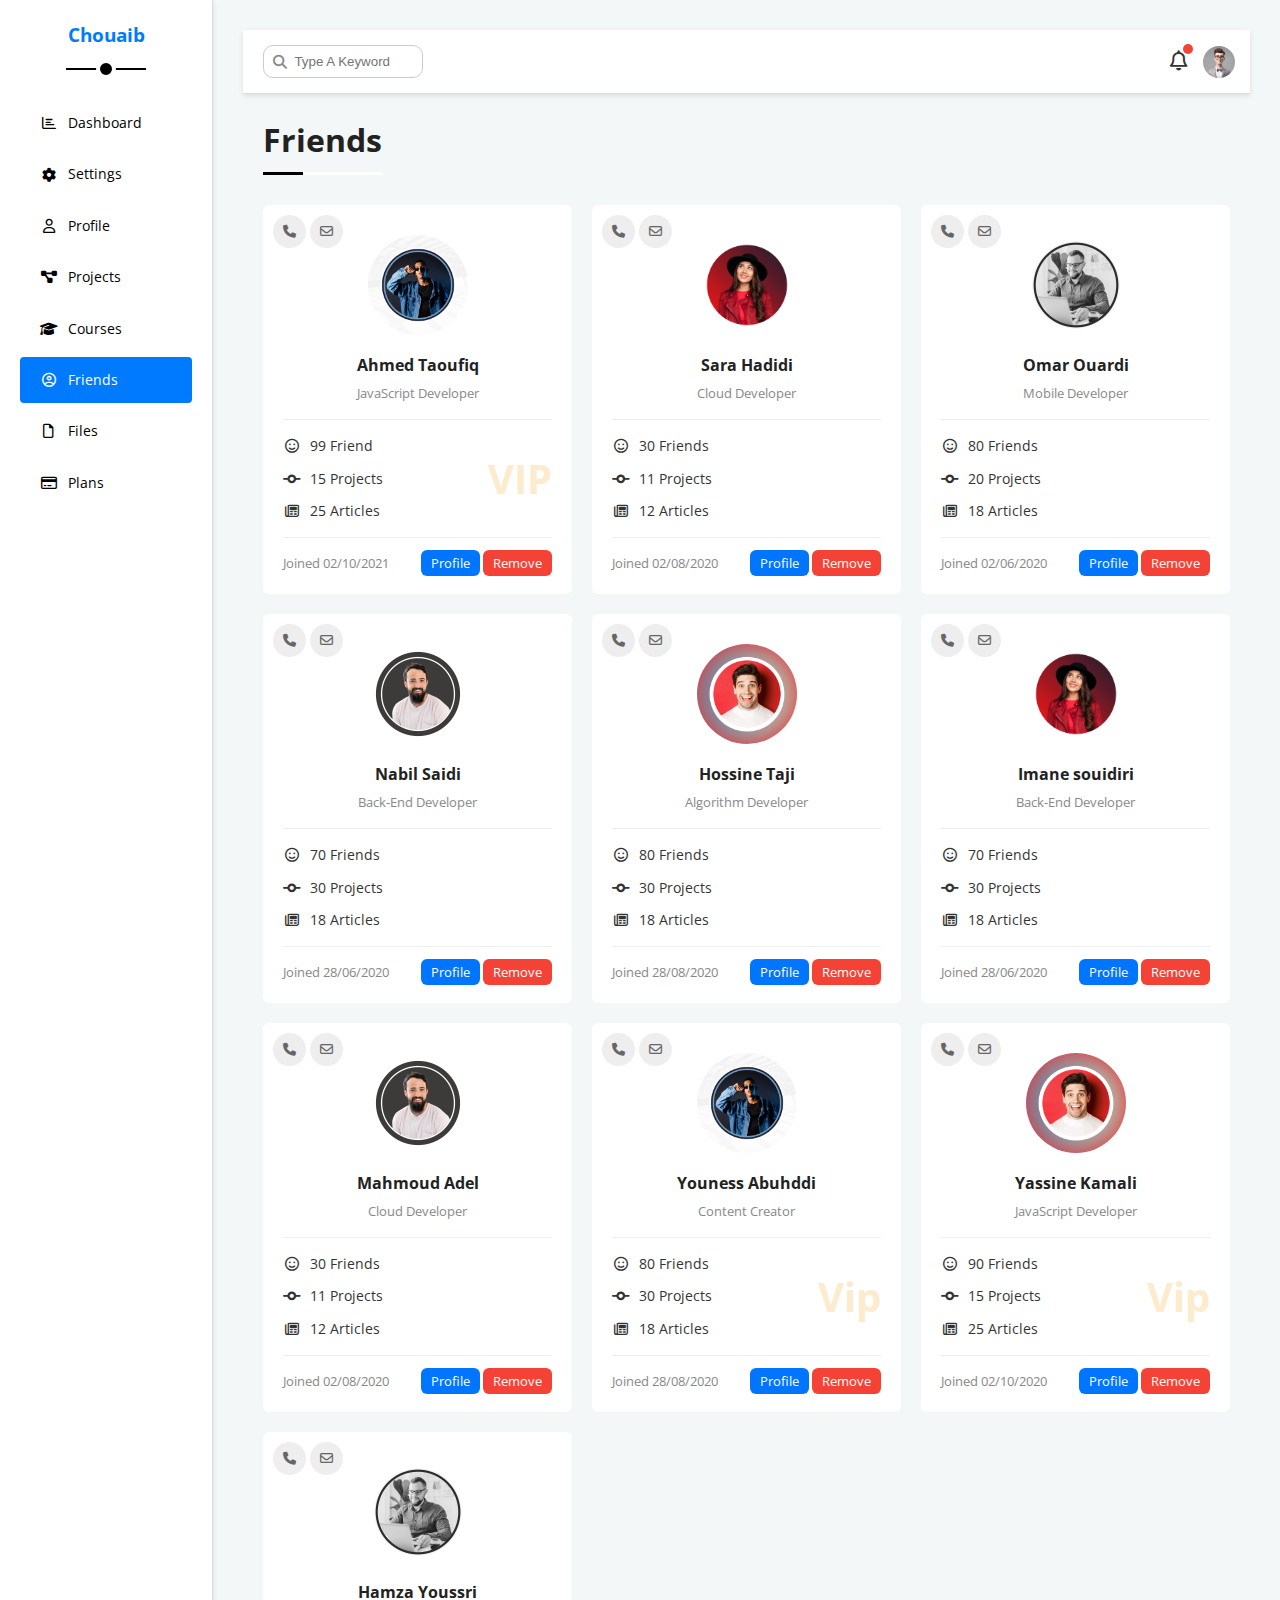
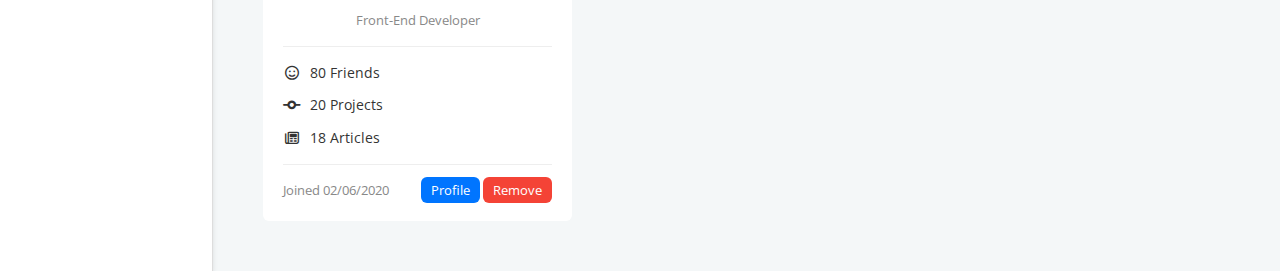
<file: HTML&CSS Template_1/friends.html>
<!DOCTYPE html>
<html lang="en">
  <head>
    <meta charset="UTF-8" />
    <meta http-equiv="X-UA-Compatible" content="IE=edge" />
    <meta name="viewport" content="width=device-width, initial-scale=1.0" />
    <title>Friends</title>
    <link rel="stylesheet" href="css/all.min.css" />
    <link rel="stylesheet" href="css/framework.css" />
    <link rel="stylesheet" href="css/master.css" />
    <link rel="preconnect" href="https://fonts.googleapis.com" />
    <link rel="preconnect" href="https://fonts.gstatic.com" crossorigin />
    <link href="https://fonts.googleapis.com/css2?family=Open+Sans:wght@300;500&display=swap" rel="stylesheet" />
  </head>
  
  <body>
    <div class="page d-flex">
      <div class="sidebar bg-white p-20 p-relative">
        <h3 class="p-relative txt-c mt-0">Chouaib</h3>
        <ul>
          <li>
            <a class="d-flex align-center fs-14 c-black rad-6 p-10" href="index.html">
              <i class="fa-regular fa-chart-bar fa-fw"></i>
              <span>Dashboard</span>
            </a>
          </li>
          <li>
            <a class="d-flex align-center fs-14 c-black rad-6 p-10" href="settings.html">
              <i class="fa-solid fa-gear fa-fw"></i>
              <span>Settings</span>
            </a>
          </li>
          <li>
            <a class="d-flex align-center fs-14 c-black rad-6 p-10" href="profile.html">
              <i class="fa-regular fa-user fa-fw"></i>
              <span>Profile</span>
            </a>
          </li>
          <li>
            <a class="d-flex align-center fs-14 c-black rad-6 p-10" href="projects.html">
              <i class="fa-solid fa-diagram-project fa-fw"></i>
              <span>Projects</span>
            </a>
          </li>
          <li>
            <a class="d-flex align-center fs-14 c-black rad-6 p-10" href="courses.html">
              <i class="fa-solid fa-graduation-cap fa-fw"></i>
              <span>Courses</span>
            </a>
          </li>
          <li>
            <a class="active d-flex align-center fs-14 c-black rad-6 p-10" href="friends.html">
              <i class="fa-regular fa-circle-user fa-fw"></i>
              <span>Friends</span>
            </a>
          </li>
          <li>
            <a class="d-flex align-center fs-14 c-black rad-6 p-10" href="files.html">
              <i class="fa-regular fa-file fa-fw"></i>
              <span>Files</span>
            </a>
          </li>
          <li>
            <a class="d-flex align-center fs-14 c-black rad-6 p-10" href="plans.html">
              <i class="fa-regular fa-credit-card fa-fw"></i>
              <span>Plans</span>
            </a>
          </li>
        </ul>
      </div>
      <div class="content w-full">
        <!-- Start Head -->
        <div class="head bg-white p-15 between-flex">
          <div class="search p-relative">
            <input class="p-10" type="search" placeholder="Type A Keyword" />
          </div>
          <div class="icons d-flex align-center">
            <span class="notification p-relative">
              <i class="fa-regular fa-bell fa-lg"></i>
            </span>
            <img src="imgs/avatar.png" alt="" />
          </div>
        </div>
        <!-- End Head -->
        <h1 class="p-relative">Friends</h1>
        <div class="friends-page d-grid m-20 gap-20">
          <div class="friend bg-white rad-6 p-20 p-relative">
            <div class="contact">
              <i class="fa-solid fa-phone"></i>
              <i class="fa-regular fa-envelope"></i>
            </div>
            <div class="txt-c">
              <img class="rad-half mt-10 mb-10 w-100 h-100" src="imgs/friend-04.png" alt="" />
              <h4 class="m-0">Ahmed Taoufiq</h4>
              <p class="c-grey fs-13 mt-5 mb-0">JavaScript Developer</p>
            </div>
            <div class="icons fs-14 p-relative">
              <div class="mb-10">
                <i class="fa-regular fa-face-smile fa-fw"></i>
                <span>99 Friend</span>
              </div>
              <div class="mb-10">
                <i class="fa-solid fa-code-commit fa-fw"></i>
                <span>15 Projects</span>
              </div>
              <div>
                <i class="fa-regular fa-newspaper fa-fw"></i>
                <span>25 Articles</span>
              </div>
              <span class="vip fw-bold c-orange">VIP</span>
            </div>
            <div class="info between-flex fs-13">
              <span class="c-grey">Joined 02/10/2021</span>
              <div>
                <a class="bg-blue c-white btn-shape" href="profile.html">Profile</a>
                <a class="bg-red c-white btn-shape" href="#">Remove</a>
              </div>
            </div>
          </div>
          <div class="friend bg-white rad-6 p-20 p-relative">
            <div class="contact">
              <i class="fa-solid fa-phone"></i>
              <i class="fa-regular fa-envelope"></i>
            </div>
            <div class="txt-c">
              <img class="rad-half mt-10 mb-10 w-100 h-100" src="imgs/friend-01.png" alt="" />
              <h4 class="m-0">Sara Hadidi</h4>
              <p class="c-grey fs-13 mt-5 mb-0">Cloud Developer</p>
            </div>
            <div class="icons fs-14 p-relative">
              <div class="mb-10">
                <i class="fa-regular fa-face-smile fa-fw"></i>
                <span>30 Friends</span>
              </div>
              <div class="mb-10">
                <i class="fa-solid fa-code-commit fa-fw"></i>
                <span>11 Projects</span>
              </div>
              <div>
                <i class="fa-regular fa-newspaper fa-fw"></i>
                <span>12 Articles</span>
              </div>
            </div>
            <div class="info between-flex fs-13">
              <span class="c-grey">Joined 02/08/2020</span>
              <div>
                <a class="bg-blue c-white btn-shape" href="profile.html">Profile</a>
                <a class="bg-red c-white btn-shape" href="">Remove</a>
              </div>
            </div>
          </div>
          <div class="friend bg-white rad-6 p-20 p-relative">
            <div class="contact">
              <i class="fa-solid fa-phone"></i>
              <i class="fa-regular fa-envelope"></i>
            </div>
            <div class="txt-c">
              <img class="rad-half mt-10 mb-10 w-100 h-100" src="imgs/friend-03.png" alt="" />
              <h4 class="m-0">Omar Ouardi</h4>
              <p class="c-grey fs-13 mt-5 mb-0">Mobile Developer</p>
            </div>
            <div class="icons fs-14 p-relative">
              <div class="mb-10">
                <i class="fa-regular fa-face-smile fa-fw"></i>
                <span>80 Friends</span>
              </div>
              <div class="mb-10">
                <i class="fa-solid fa-code-commit fa-fw"></i>
                <span>20 Projects</span>
              </div>
              <div>
                <i class="fa-regular fa-newspaper fa-fw"></i>
                <span>18 Articles</span>
              </div>
            </div>
            <div class="info between-flex fs-13">
              <span class="c-grey">Joined 02/06/2020</span>
              <div>
                <a class="bg-blue c-white btn-shape" href="profile.html">Profile</a>
                <a class="bg-red c-white btn-shape" href="">Remove</a>
              </div>
            </div>
          </div>
          <div class="friend bg-white rad-6 p-20 p-relative">
            <div class="contact">
              <i class="fa-solid fa-phone"></i>
              <i class="fa-regular fa-envelope"></i>
            </div>
            <div class="txt-c">
              <img class="rad-half mt-10 mb-10 w-100 h-100" src="imgs/friend-02.png" alt="" />
              <h4 class="m-0">Nabil Saidi</h4>
              <p class="c-grey fs-13 mt-5 mb-0">Back-End Developer</p>
            </div>
            <div class="icons fs-14 p-relative">
              <div class="mb-10">
                <i class="fa-regular fa-face-smile fa-fw"></i>
                <span>70 Friends</span>
              </div>
              <div class="mb-10">
                <i class="fa-solid fa-code-commit fa-fw"></i>
                <span>30 Projects</span>
              </div>
              <div>
                <i class="fa-regular fa-newspaper fa-fw"></i>
                <span>18 Articles</span>
              </div>
            </div>
            <div class="info between-flex fs-13">
              <span class="c-grey">Joined 28/06/2020</span>
              <div>
                <a class="bg-blue c-white btn-shape" href="profile.html">Profile</a>
                <a class="bg-red c-white btn-shape" href="">Remove</a>
              </div>
            </div>
          </div>
          <div class="friend bg-white rad-6 p-20 p-relative">
            <div class="contact">
              <i class="fa-solid fa-phone"></i>
              <i class="fa-regular fa-envelope"></i>
            </div>
            <div class="txt-c">
              <img class="rad-half mt-10 mb-10 w-100 h-100" src="imgs/friend-05.png" alt="" />
              <h4 class="m-0">Hossine Taji</h4>
              <p class="c-grey fs-13 mt-5 mb-0">Algorithm Developer</p>
            </div>
            <div class="icons fs-14 p-relative">
              <div class="mb-10">
                <i class="fa-regular fa-face-smile fa-fw"></i>
                <span>80 Friends</span>
              </div>
              <div class="mb-10">
                <i class="fa-solid fa-code-commit fa-fw"></i>
                <span>30 Projects</span>
              </div>
              <div>
                <i class="fa-regular fa-newspaper fa-fw"></i>
                <span>18 Articles</span>
              </div>
            </div>
            <div class="info between-flex fs-13">
              <span class="c-grey">Joined 28/08/2020</span>
              <div>
                <a class="bg-blue c-white btn-shape" href="profile.html">Profile</a>
                <a class="bg-red c-white btn-shape" href="">Remove</a>
              </div>
            </div>
          </div>
          <div class="friend bg-white rad-6 p-20 p-relative">
            <div class="contact">
              <i class="fa-solid fa-phone"></i>
              <i class="fa-regular fa-envelope"></i>
            </div>
            <div class="txt-c">
              <img class="rad-half mt-10 mb-10 w-100 h-100" src="imgs/friend-01.png" alt="" />
              <h4 class="m-0">Imane souidiri</h4>
              <p class="c-grey fs-13 mt-5 mb-0">Back-End Developer</p>
            </div>
            <div class="icons fs-14 p-relative">
              <div class="mb-10">
                <i class="fa-regular fa-face-smile fa-fw"></i>
                <span>70 Friends</span>
              </div>
              <div class="mb-10">
                <i class="fa-solid fa-code-commit fa-fw"></i>
                <span>30 Projects</span>
              </div>
              <div>
                <i class="fa-regular fa-newspaper fa-fw"></i>
                <span>18 Articles</span>
              </div>
            </div>
            <div class="info between-flex fs-13">
              <span class="c-grey">Joined 28/06/2020</span>
              <div>
                <a class="bg-blue c-white btn-shape" href="profile.html">Profile</a>
                <a class="bg-red c-white btn-shape" href="">Remove</a>
              </div>
            </div>
          </div>
          <div class="friend bg-white rad-6 p-20 p-relative">
            <div class="contact">
              <i class="fa-solid fa-phone"></i>
              <i class="fa-regular fa-envelope"></i>
            </div>
            <div class="txt-c">
              <img class="rad-half mt-10 mb-10 w-100 h-100" src="imgs/friend-02.png" alt="" />
              <h4 class="m-0">Mahmoud Adel</h4>
              <p class="c-grey fs-13 mt-5 mb-0">Cloud Developer</p>
            </div>
            <div class="icons fs-14 p-relative">
              <div class="mb-10">
                <i class="fa-regular fa-face-smile fa-fw"></i>
                <span>30 Friends</span>
              </div>
              <div class="mb-10">
                <i class="fa-solid fa-code-commit fa-fw"></i>
                <span>11 Projects</span>
              </div>
              <div>
                <i class="fa-regular fa-newspaper fa-fw"></i>
                <span>12 Articles</span>
              </div>
            </div>
            <div class="info between-flex fs-13">
              <span class="c-grey">Joined 02/08/2020</span>
              <div>
                <a class="bg-blue c-white btn-shape" href="profile.html">Profile</a>
                <a class="bg-red c-white btn-shape" href="">Remove</a>
              </div>
            </div>
          </div>
          <div class="friend bg-white rad-6 p-20 p-relative">
            <div class="contact">
              <i class="fa-solid fa-phone"></i>
              <i class="fa-regular fa-envelope"></i>
            </div>
            <div class="txt-c">
              <img class="rad-half mt-10 mb-10 w-100 h-100" src="imgs/friend-04.png" alt="" />
              <h4 class="m-0">Youness Abuhddi</h4>
              <p class="c-grey fs-13 mt-5 mb-0">Content Creator</p>
            </div>
            <div class="icons fs-14 p-relative">
              <div class="mb-10">
                <i class="fa-regular fa-face-smile fa-fw"></i>
                <span>80 Friends</span>
              </div>
              <div class="mb-10">
                <i class="fa-solid fa-code-commit fa-fw"></i>
                <span>30 Projects</span>
              </div>
              <div>
                <i class="fa-regular fa-newspaper fa-fw"></i>
                <span>18 Articles</span>
              </div>
              <span class="vip fw-bold c-orange">Vip</span>
            </div>
            <div class="info between-flex fs-13">
              <span class="c-grey">Joined 28/08/2020</span>
              <div>
                <a class="bg-blue c-white btn-shape" href="profile.html">Profile</a>
                <a class="bg-red c-white btn-shape" href="">Remove</a>
              </div>
            </div>
          </div>
          <div class="friend bg-white rad-6 p-20 p-relative">
            <div class="contact">
              <i class="fa-solid fa-phone"></i>
              <i class="fa-regular fa-envelope"></i>
            </div>
            <div class="txt-c">
              <img class="rad-half mt-10 mb-10 w-100 h-100" src="imgs/friend-05.png" alt="" />
              <h4 class="m-0">Yassine Kamali </h4>
              <p class="c-grey fs-13 mt-5 mb-0">JavaScript Developer</p>
            </div>
            <div class="icons fs-14 p-relative">
              <div class="mb-10">
                <i class="fa-regular fa-face-smile fa-fw"></i>
                <span>90 Friends</span>
              </div>
              <div class="mb-10">
                <i class="fa-solid fa-code-commit fa-fw"></i>
                <span>15 Projects</span>
              </div>
              <div>
                <i class="fa-regular fa-newspaper fa-fw"></i>
                <span>25 Articles</span>
              </div>
              <span class="vip fw-bold c-orange">Vip</span>
            </div>
            <div class="info between-flex fs-13">
              <span class="c-grey">Joined 02/10/2020</span>
              <div>
                <a class="bg-blue c-white btn-shape" href="profile.html">Profile</a>
                <a class="bg-red c-white btn-shape" href="">Remove</a>
              </div>
            </div>
          </div>
          <div class="friend bg-white rad-6 p-20 p-relative">
            <div class="contact">
              <i class="fa-solid fa-phone"></i>
              <i class="fa-regular fa-envelope"></i>
            </div>
            <div class="txt-c">
              <img class="rad-half mt-10 mb-10 w-100 h-100" src="imgs/friend-03.png" alt="" />
              <h4 class="m-0">Hamza Youssri</h4>
              <p class="c-grey fs-13 mt-5 mb-0">Front-End Developer</p>
            </div>


            <div class="icons fs-14 p-relative">
              <div class="mb-10">
                <i class="fa-regular fa-face-smile fa-fw"></i>
                <span>80 Friends</span>
              </div>
              <div class="mb-10">
                <i class="fa-solid fa-code-commit fa-fw"></i>
                <span>20 Projects</span>
              </div>
              <div>
                <i class="fa-regular fa-newspaper fa-fw"></i>
                <span>18 Articles</span>
              </div>
            </div>
            <div class="info between-flex fs-13">
              <span class="c-grey">Joined 02/06/2020</span>
              <div>
                <a class="bg-blue c-white btn-shape" href="profile.html">Profile</a>
                <a class="bg-red c-white btn-shape" href="">Remove</a>
              </div>
            </div>
          </div>
        </div>
      </div>
    </div>
  </body>
</html>
</file>
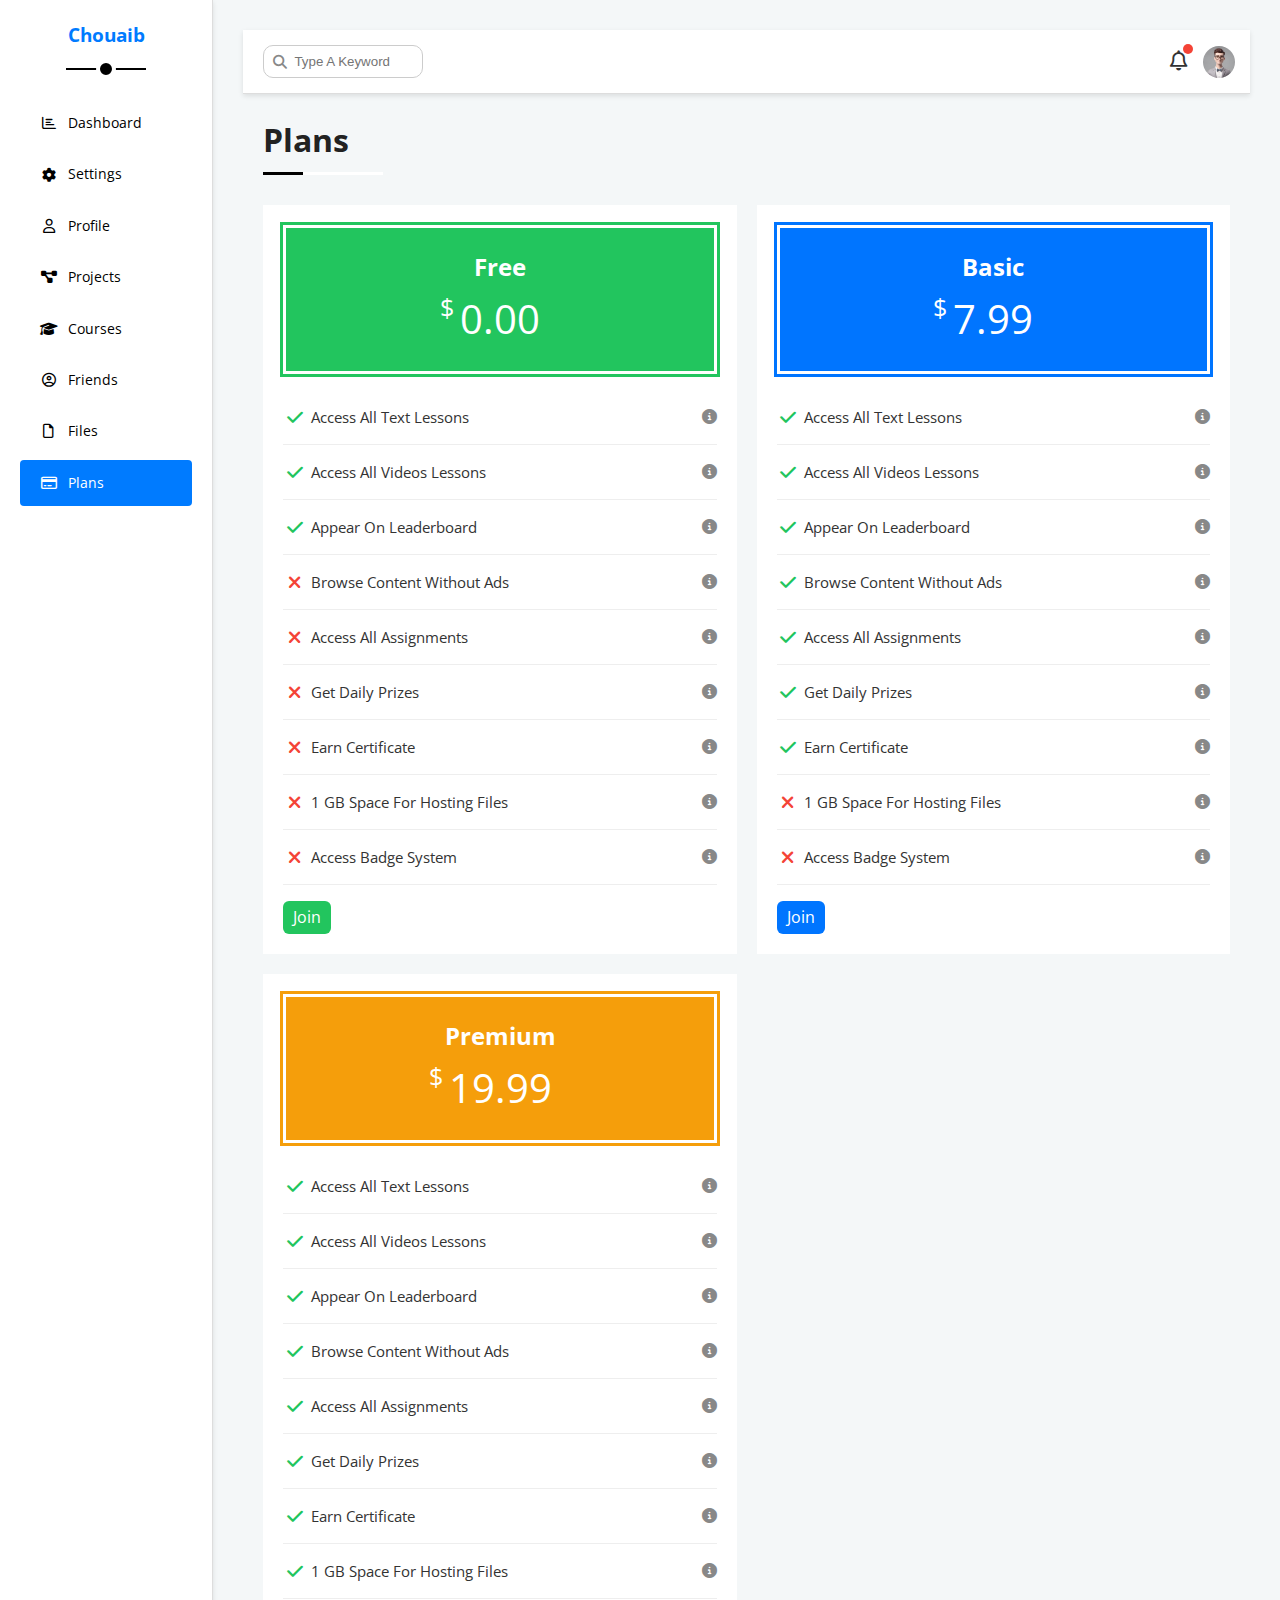
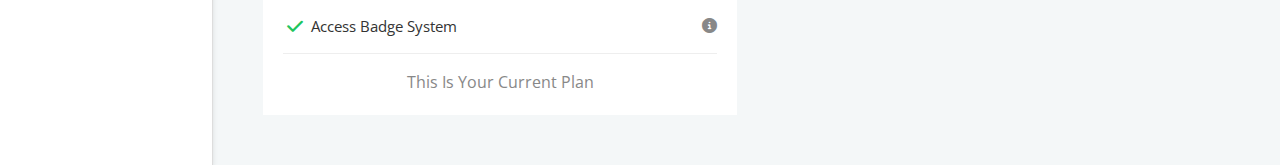
<file: HTML&CSS Template_1/plans.html>
<!DOCTYPE html>
<html lang="en">
  <head>
    <meta charset="UTF-8" />
    <meta http-equiv="X-UA-Compatible" content="IE=edge" />
    <meta name="viewport" content="width=device-width, initial-scale=1.0" />
    <title>Plans</title>
    <link rel="stylesheet" href="css/all.min.css" />
    <link rel="stylesheet" href="css/framework.css" />
    <link rel="stylesheet" href="css/master.css" />
    <link rel="preconnect" href="https://fonts.googleapis.com" />
    <link rel="preconnect" href="https://fonts.gstatic.com" crossorigin />
    <link href="https://fonts.googleapis.com/css2?family=Open+Sans:wght@300;500&display=swap" rel="stylesheet" />
  </head>
  <body>
    <div class="page d-flex">
      <div class="sidebar bg-white p-20 p-relative">
        <h3 class="p-relative txt-c mt-0">Chouaib</h3>
        <ul>
          <li>
            <a class="d-flex align-center fs-14 c-black rad-6 p-10" href="index.html">
              <i class="fa-regular fa-chart-bar fa-fw"></i>
              <span>Dashboard</span>
            </a>
          </li>
          <li>
            <a class="d-flex align-center fs-14 c-black rad-6 p-10" href="settings.html">
              <i class="fa-solid fa-gear fa-fw"></i>
              <span>Settings</span>
            </a>
          </li>
          <li>
            <a class="d-flex align-center fs-14 c-black rad-6 p-10" href="profile.html">
              <i class="fa-regular fa-user fa-fw"></i>
              <span>Profile</span>
            </a>
          </li>
          <li>
            <a class="d-flex align-center fs-14 c-black rad-6 p-10" href="projects.html">
              <i class="fa-solid fa-diagram-project fa-fw"></i>
              <span>Projects</span>
            </a>
          </li>
          <li>
            <a class="d-flex align-center fs-14 c-black rad-6 p-10" href="courses.html">
              <i class="fa-solid fa-graduation-cap fa-fw"></i>
              <span>Courses</span>
            </a>
          </li>
          <li>
            <a class="d-flex align-center fs-14 c-black rad-6 p-10" href="friends.html">
              <i class="fa-regular fa-circle-user fa-fw"></i>
              <span>Friends</span>
            </a>
          </li>
          <li>
            <a class="d-flex align-center fs-14 c-black rad-6 p-10" href="files.html">
              <i class="fa-regular fa-file fa-fw"></i>
              <span>Files</span>
            </a>
          </li>
          <li>
            <a class="active d-flex align-center fs-14 c-black rad-6 p-10" href="plans.html">
              <i class="fa-regular fa-credit-card fa-fw"></i>
              <span>Plans</span>
            </a>
          </li>
        </ul>
      </div>
      <div class="content w-full">
        <!-- Start Head -->
        <div class="head bg-white p-15 between-flex">
          <div class="search p-relative">
            <input class="p-10" type="search" placeholder="Type A Keyword" />
          </div>
          <div class="icons d-flex align-center">
            <span class="notification p-relative">
              <i class="fa-regular fa-bell fa-lg"></i>
            </span>
            <img src="imgs/avatar.png" alt="" />
          </div>
        </div>
        <!-- End Head -->
        <h1 class="p-relative">Plans</h1>
        <div class="plans-page d-grid m-20 gap-20">
          <div class="plan green bg-white p-20">
            <div class="top bg-green txt-c p-20">
              <h2 class="m-0 c-white">Free</h2>
              <div class="price c-white"><span>$</span>0.00</div>
            </div>
            <ul>
              <li>
                <i class="fa-solid fa-check fa-fw yes"></i>
                <span>Access All Text Lessons</span>
                <i class="fa-solid fa-circle-info help"></i>
              </li>
              <li>
                <i class="fa-solid fa-check fa-fw yes"></i>
                <span>Access All Videos Lessons</span>
                <i class="fa-solid fa-circle-info help"></i>
              </li>
              <li>
                <i class="fa-solid fa-check fa-fw yes"></i>
                <span>Appear On Leaderboard</span>
                <i class="fa-solid fa-circle-info help"></i>
              </li>
              <li>
                <i class="fa-solid fa-xmark fa-fw"></i>
                <span>Browse Content Without Ads</span>
                <i class="fa-solid fa-circle-info help"></i>
              </li>
              <li>
                <i class="fa-solid fa-xmark fa-fw"></i>
                <span>Access All Assignments</span>
                <i class="fa-solid fa-circle-info help"></i>
              </li>
              <li>
                <i class="fa-solid fa-xmark fa-fw"></i>
                <span>Get Daily Prizes</span>
                <i class="fa-solid fa-circle-info help"></i>
              </li>
              <li>
                <i class="fa-solid fa-xmark fa-fw"></i>
                <span>Earn Certificate</span>
                <i class="fa-solid fa-circle-info help"></i>
              </li>
              <li>
                <i class="fa-solid fa-xmark fa-fw"></i>
                <span>1 GB Space For Hosting Files</span>
                <i class="fa-solid fa-circle-info help"></i>
              </li>
              <li>
                <i class="fa-solid fa-xmark fa-fw"></i>
                <span>Access Badge System</span>
                <i class="fa-solid fa-circle-info help"></i>
              </li>
            </ul>
            <a href="#" class="btn-shape bg-green c-white d-block w-fit">Join</a>
          </div>
          <!-- Start Plan -->
          <div class="plan blue bg-white p-20">
            <div class="top bg-blue txt-c p-20">
              <h2 class="m-0 c-white">Basic</h2>
              <div class="price c-white"><span>$</span>7.99</div>
            </div>
            <ul class="list-none p-0">
              <li>
                <i class="fa-solid fa-check fa-fw yes"></i>
                <span>Access All Text Lessons</span>
                <i class="fa-solid fa-circle-info help"></i>
              </li>
              <li>
                <i class="fa-solid fa-check fa-fw yes"></i>
                <span>Access All Videos Lessons</span>
                <i class="fa-solid fa-circle-info help"></i>
              </li>
              <li>
                <i class="fa-solid fa-check fa-fw yes"></i>
                <span>Appear On Leaderboard</span>
                <i class="fa-solid fa-circle-info help"></i>
              </li>
              <li>
                <i class="fa-solid fa-check fa-fw yes"></i>
                <span>Browse Content Without Ads</span>
                <i class="fa-solid fa-circle-info help"></i>
              </li>
              <li>
                <i class="fa-solid fa-check fa-fw yes"></i>
                <span>Access All Assignments</span>
                <i class="fa-solid fa-circle-info help"></i>
              </li>
              <li>
                <i class="fa-solid fa-check fa-fw yes"></i>
                <span>Get Daily Prizes</span>
                <i class="fa-solid fa-circle-info help"></i>
              </li>
              <li>
                <i class="fa-solid fa-check fa-fw yes"></i>
                <span>Earn Certificate</span>
                <i class="fa-solid fa-circle-info help"></i>
              </li>
              <li>
                <i class="fa-solid fa-xmark fa-fw"></i>
                <span>1 GB Space For Hosting Files</span>
                <i class="fa-solid fa-circle-info help"></i>
              </li>
              <li>
                <i class="fa-solid fa-xmark fa-fw"></i>
                <span>Access Badge System</span>
                <i class="fa-solid fa-circle-info help"></i>
              </li>
            </ul>
            <a href="#" class="btn-shape bg-blue c-white d-block w-fit">Join</a>
          </div>
          <!-- End Plan -->
          <!-- Start Plan -->
          <div class="plan orange bg-white p-20">
            <div class="top bg-orange txt-c p-20">
              <h2 class="m-0 c-white">Premium</h2>
              <div class="price c-white"><span>$</span>19.99</div>
            </div>
            <ul class="list-none p-0">
              <li>
                <i class="fa-solid fa-check fa-fw yes"></i>
                <span>Access All Text Lessons</span>
                <i class="fa-solid fa-circle-info help"></i>
              </li>
              <li>
                <i class="fa-solid fa-check fa-fw yes"></i>
                <span>Access All Videos Lessons</span>
                <i class="fa-solid fa-circle-info help"></i>
              </li>
              <li>
                <i class="fa-solid fa-check fa-fw yes"></i>
                <span>Appear On Leaderboard</span>
                <i class="fa-solid fa-circle-info help"></i>
              </li>
              <li>
                <i class="fa-solid fa-check fa-fw yes"></i>
                <span>Browse Content Without Ads</span>
                <i class="fa-solid fa-circle-info help"></i>
              </li>
              <li>
                <i class="fa-solid fa-check fa-fw yes"></i>
                <span>Access All Assignments</span>
                <i class="fa-solid fa-circle-info help"></i>
              </li>
              <li>
                <i class="fa-solid fa-check fa-fw yes"></i>
                <span>Get Daily Prizes</span>
                <i class="fa-solid fa-circle-info help"></i>
              </li>
              <li>
                <i class="fa-solid fa-check fa-fw yes"></i>
                <span>Earn Certificate</span>
                <i class="fa-solid fa-circle-info help"></i>
              </li>
              <li>
                <i class="fa-solid fa-check fa-fw yes"></i>
                <span>1 GB Space For Hosting Files</span>
                <i class="fa-solid fa-circle-info help"></i>
              </li>
              <li>
                <i class="fa-solid fa-check fa-fw yes"></i>
                <span>Access Badge System</span>
                <i class="fa-solid fa-circle-info help"></i>
              </li>
            </ul>
            <p class="c-grey m-0 txt-c">This Is Your Current Plan</p>
          </div>
          <!-- End Plan -->
        </div>
      </div>
    </div>
  </body>
</html>
</file>
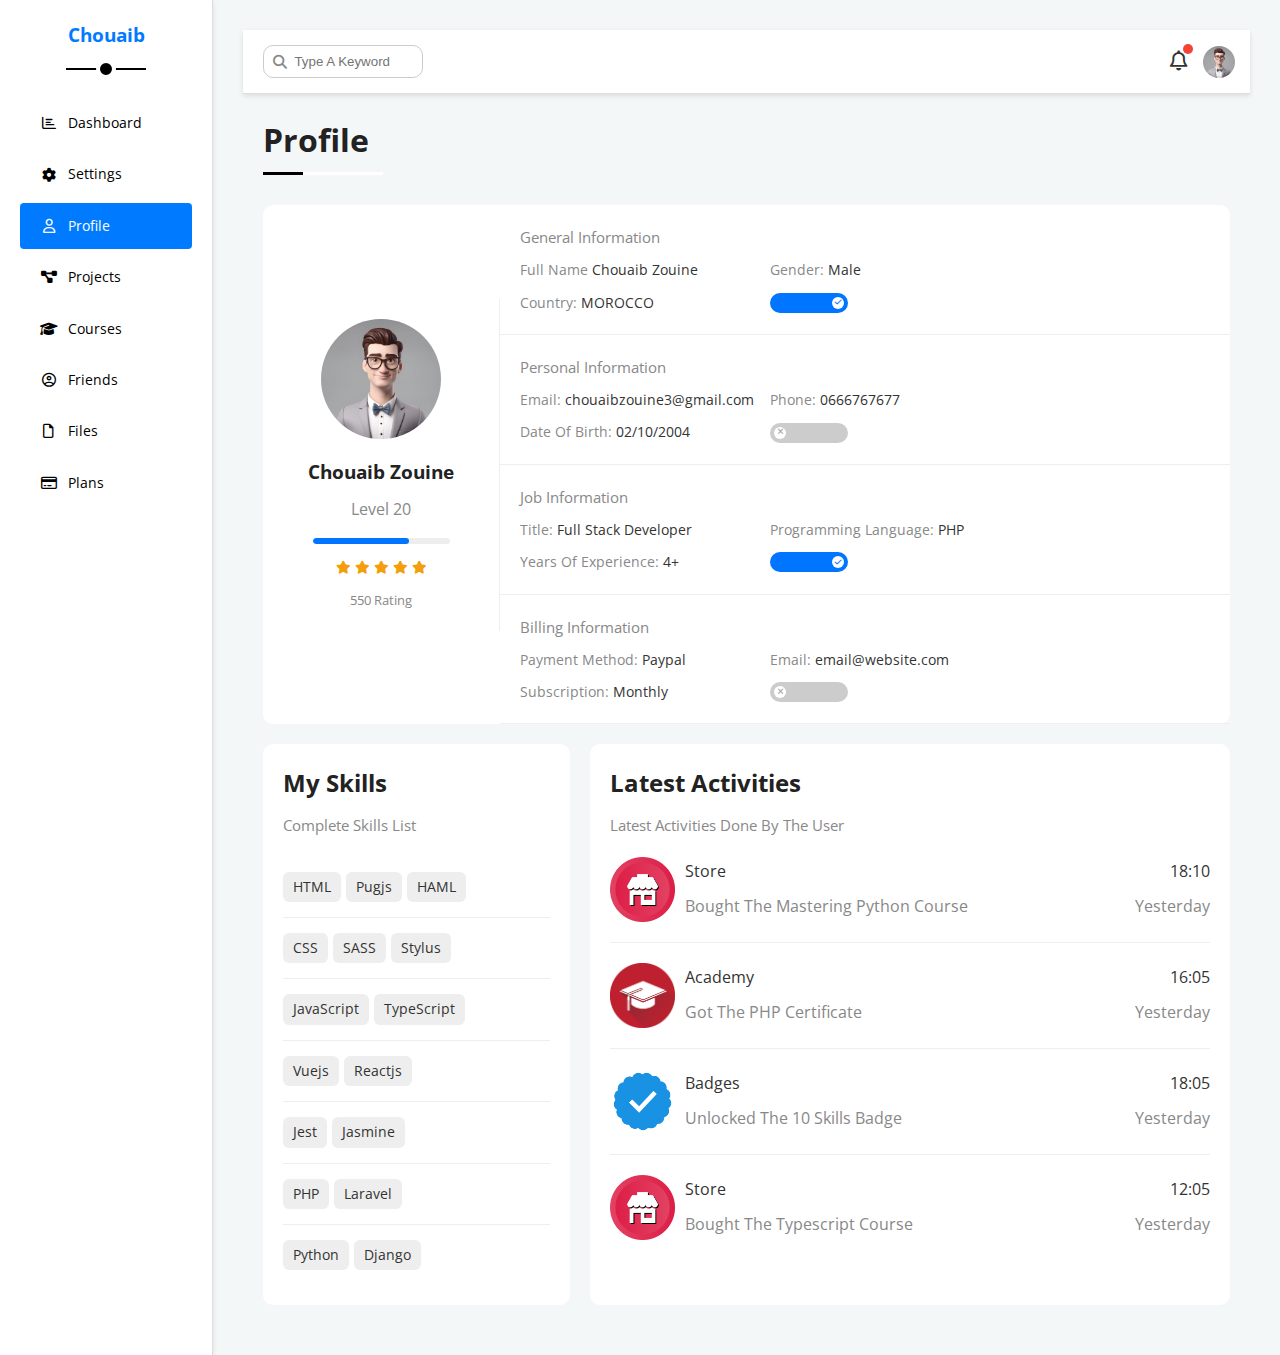
<file: HTML&CSS Template_1/profile.html>
<!DOCTYPE html>
<html lang="en">
  <head>
    <meta charset="UTF-8" />
    <meta http-equiv="X-UA-Compatible" content="IE=edge" />
    <meta name="viewport" content="width=device-width, initial-scale=1.0" />
    <title>Profile</title>
    <link rel="stylesheet" href="css/all.min.css" />
    <link rel="stylesheet" href="css/framework.css" />
    <link rel="stylesheet" href="css/master.css" />
    <link rel="preconnect" href="https://fonts.googleapis.com" />
    <link rel="preconnect" href="https://fonts.gstatic.com" crossorigin />
    <link href="https://fonts.googleapis.com/css2?family=Open+Sans:wght@300;500&display=swap" rel="stylesheet" />
  </head>
  <body>
    <div class="page d-flex">
      <div class="sidebar bg-white p-20 p-relative">
        <h3 class="p-relative txt-c mt-0">Chouaib</h3>
        <ul>
          <li>
            <a class="d-flex align-center fs-14 c-black rad-6 p-10" href="index.html">
              <i class="fa-regular fa-chart-bar fa-fw"></i>
              <span>Dashboard</span>
            </a>
          </li>
          <li>
            <a class="d-flex align-center fs-14 c-black rad-6 p-10" href="settings.html">
              <i class="fa-solid fa-gear fa-fw"></i>
              <span>Settings</span>
            </a>
          </li>
          <li>
            <a class="active d-flex align-center fs-14 c-black rad-6 p-10" href="profile.html">
              <i class="fa-regular fa-user fa-fw"></i>
              <span>Profile</span>
            </a>
          </li>
          <li>
            <a class="d-flex align-center fs-14 c-black rad-6 p-10" href="projects.html">
              <i class="fa-solid fa-diagram-project fa-fw"></i>
              <span>Projects</span>
            </a>
          </li>
          <li>
            <a class="d-flex align-center fs-14 c-black rad-6 p-10" href="courses.html">
              <i class="fa-solid fa-graduation-cap fa-fw"></i>
              <span>Courses</span>
            </a>
          </li>
          <li>
            <a class="d-flex align-center fs-14 c-black rad-6 p-10" href="friends.html">
              <i class="fa-regular fa-circle-user fa-fw"></i>
              <span>Friends</span>
            </a>
          </li>
          <li>
            <a class="d-flex align-center fs-14 c-black rad-6 p-10" href="files.html">
              <i class="fa-regular fa-file fa-fw"></i>
              <span>Files</span>
            </a>
          </li>
          <li>
            <a class="d-flex align-center fs-14 c-black rad-6 p-10" href="plans.html">
              <i class="fa-regular fa-credit-card fa-fw"></i>
              <span>Plans</span>
            </a>
          </li>
        </ul>
      </div>
      <div class="content w-full">
        <!-- Start Head -->
        <div class="head bg-white p-15 between-flex">
          <div class="search p-relative">
            <input class="p-10" type="search" placeholder="Type A Keyword" />
          </div>
          <div class="icons d-flex align-center">
            <span class="notification p-relative">
              <i class="fa-regular fa-bell fa-lg"></i>
            </span>
            <img src="imgs/avatar.png" alt="" />
          </div>
        </div>
        <!-- End Head -->
        <h1 class="p-relative">Profile</h1>
        <div class="profile-page m-20">
          <!-- Start Overview -->
          <div class="overview bg-white rad-10 d-flex align-center">
            <div class="avatar-box txt-c p-20">
              <img class="rad-half mb-10" src="imgs/avatar.png" alt="" />
              <h3 class="m-0">Chouaib Zouine</h3>
              <p class="c-grey mt-10">Level 20</p>
              <div class="level rad-6 bg-eee p-relative">
                <span style="width: 70%"></span>
              </div>
              <div class="rating mt-10 mb-10">
                <i class="fa-solid fa-star c-orange fs-13"></i>
                <i class="fa-solid fa-star c-orange fs-13"></i>
                <i class="fa-solid fa-star c-orange fs-13"></i>
                <i class="fa-solid fa-star c-orange fs-13"></i>
                <i class="fa-solid fa-star c-orange fs-13"></i>
              </div>
              <p class="c-grey m-0 fs-13">550 Rating</p>
            </div>
            <div class="info-box w-full txt-c-mobile">
              <!-- Start Information Row -->
              <div class="box p-20 d-flex align-center">
                <h4 class="c-grey fs-15 m-0 w-full">General Information</h4>
                <div class="fs-14">
                  <span class="c-grey">Full Name</span>
                  <span>Chouaib Zouine</span>
                </div>
                <div class="fs-14">
                  <span class="c-grey">Gender:</span>
                  <span>Male</span>
                </div>
                <div class="fs-14">
                  <span class="c-grey">Country:</span>
                  <span>MOROCCO</span>
                </div>
                <div class="fs-14">
                  <label>
                    <input class="toggle-checkbox" type="checkbox" checked />
                    <div class="toggle-switch"></div>
                  </label>
                </div>
              </div>
              <!-- End Information Row -->
              <!-- Start Information Row -->
              <div class="box p-20 d-flex align-center">
                <h4 class="c-grey w-full fs-15 m-0">Personal Information</h4>
                <div class="fs-14">
                  <span class="c-grey">Email:</span>
                  <span>chouaibzouine3@gmail.com</span>
                </div>
                <div class="fs-14">
                  <span class="c-grey">Phone:</span>
                  <span>0666767677</span>
                </div>
                <div class="fs-14">
                  <span class="c-grey">Date Of Birth:</span>
                  <span>02/10/2004</span>
                </div>
                <div class="fs-14">
                  <label>
                    <input class="toggle-checkbox" type="checkbox" />
                    <div class="toggle-switch"></div>
                  </label>
                </div>
              </div>
              <!-- End Information Row -->
              <!-- Start Information Row -->
              <div class="box p-20 d-flex align-center">
                <h4 class="c-grey w-full fs-15 m-0">Job Information</h4>
                <div class="fs-14">
                  <span class="c-grey">Title:</span>
                  <span>Full Stack Developer</span>
                </div>
                <div class="fs-14">
                  <span class="c-grey">Programming Language:</span>
                  <span>PHP</span>
                </div>
                <div class="fs-14">
                  <span class="c-grey">Years Of Experience:</span>
                  <span>4+</span>
                </div>
                <div class="fs-14">
                  <label>
                    <input class="toggle-checkbox" type="checkbox" checked />
                    <div class="toggle-switch"></div>
                  </label>
                </div>
              </div>
              <!-- End Information Row -->
              <!-- Start Information Row -->
              <div class="box p-20 d-flex align-center">
                <h4 class="c-grey w-full fs-15 m-0">Billing Information</h4>
                <div class="fs-14">
                  <span class="c-grey">Payment Method:</span>
                  <span>Paypal</span>
                </div>
                <div class="fs-14">
                  <span class="c-grey">Email:</span>
                  <span>email@website.com</span>
                </div>
                <div class="fs-14">
                  <span class="c-grey">Subscription:</span>
                  <span>Monthly</span>
                </div>
                <div class="fs-14">
                  <label>
                    <input class="toggle-checkbox" type="checkbox" />
                    <div class="toggle-switch"></div>
                  </label>
                </div>
              </div>
              <!-- End Information Row -->
            </div>
          </div>
          <!-- End Overview -->
          <!-- Start Other Data -->
          <div class="other-data d-flex gap-20">
            <div class="skills-card p-20 bg-white rad-10 mt-20">
              <h2 class="mt-0 mb-10">My Skills</h2>
              <p class="mt-0 mb-20 c-grey fs-15">Complete Skills List</p>
              <ul class="m-0 txt-c-mobile">
                <li><span>HTML</span><span>Pugjs</span><span>HAML</span></li>
                <li><span>CSS</span><span>SASS</span><span>Stylus</span></li>
                <li><span>JavaScript</span><span>TypeScript</span></li>
                <li><span>Vuejs</span><span>Reactjs</span></li>
                <li><span>Jest</span><span>Jasmine</span></li>
                <li><span>PHP</span><span>Laravel</span></li>
                <li><span>Python</span><span>Django</span></li>
              </ul>
            </div>
            <div class="activities p-20 bg-white rad-10 mt-20">
              <h2 class="mt-0 mb-10">Latest Activities</h2>
              <p class="mt-0 mb-20 c-grey fs-15">Latest Activities Done By The User</p>
              <div class="activity d-flex align-center txt-c-mobile">
                <img src="imgs/activity-01.png" alt="" />
                <div class="info">
                  <span class="d-block mb-10">Store</span>
                  <span class="c-grey">Bought The Mastering Python Course</span>
                </div>
                <div class="date">
                  <span class="d-block mb-10">18:10</span>
                  <span class="c-grey">Yesterday</span>
                </div>
              </div>
              <div class="activity d-flex align-center txt-c-mobile">
                <img src="imgs/activity-02.png" alt="" />
                <div class="info">
                  <span class="d-block mb-10">Academy</span>
                  <span class="c-grey">Got The PHP Certificate</span>
                </div>
                <div class="date">
                  <span class="d-block mb-10">16:05</span>
                  <span class="c-grey">Yesterday</span>
                </div>
              </div>
              <div class="activity d-flex align-center txt-c-mobile">
                <img src="imgs/activity-03.png" alt="" />
                <div class="info">
                  <span class="d-block mb-10">Badges</span>
                  <span class="c-grey">Unlocked The 10 Skills Badge</span>
                </div>
                <div class="date">
                  <span class="d-block mb-10">18:05</span>
                  <span class="c-grey">Yesterday</span>
                </div>
              </div>
              <div class="activity d-flex align-center txt-c-mobile">
                <img src="imgs/activity-01.png" alt="" />
                <div class="info">
                  <span class="d-block mb-10">Store</span>
                  <span class="c-grey">Bought The Typescript Course</span>
                </div>
                <div class="date">
                  <span class="d-block mb-10">12:05</span>
                  <span class="c-grey">Yesterday</span>
                </div>
              </div>
            </div>
          </div>
          <!-- End Other Data -->
        </div>
      </div>
    </div>
  </body>
</html>
</file>
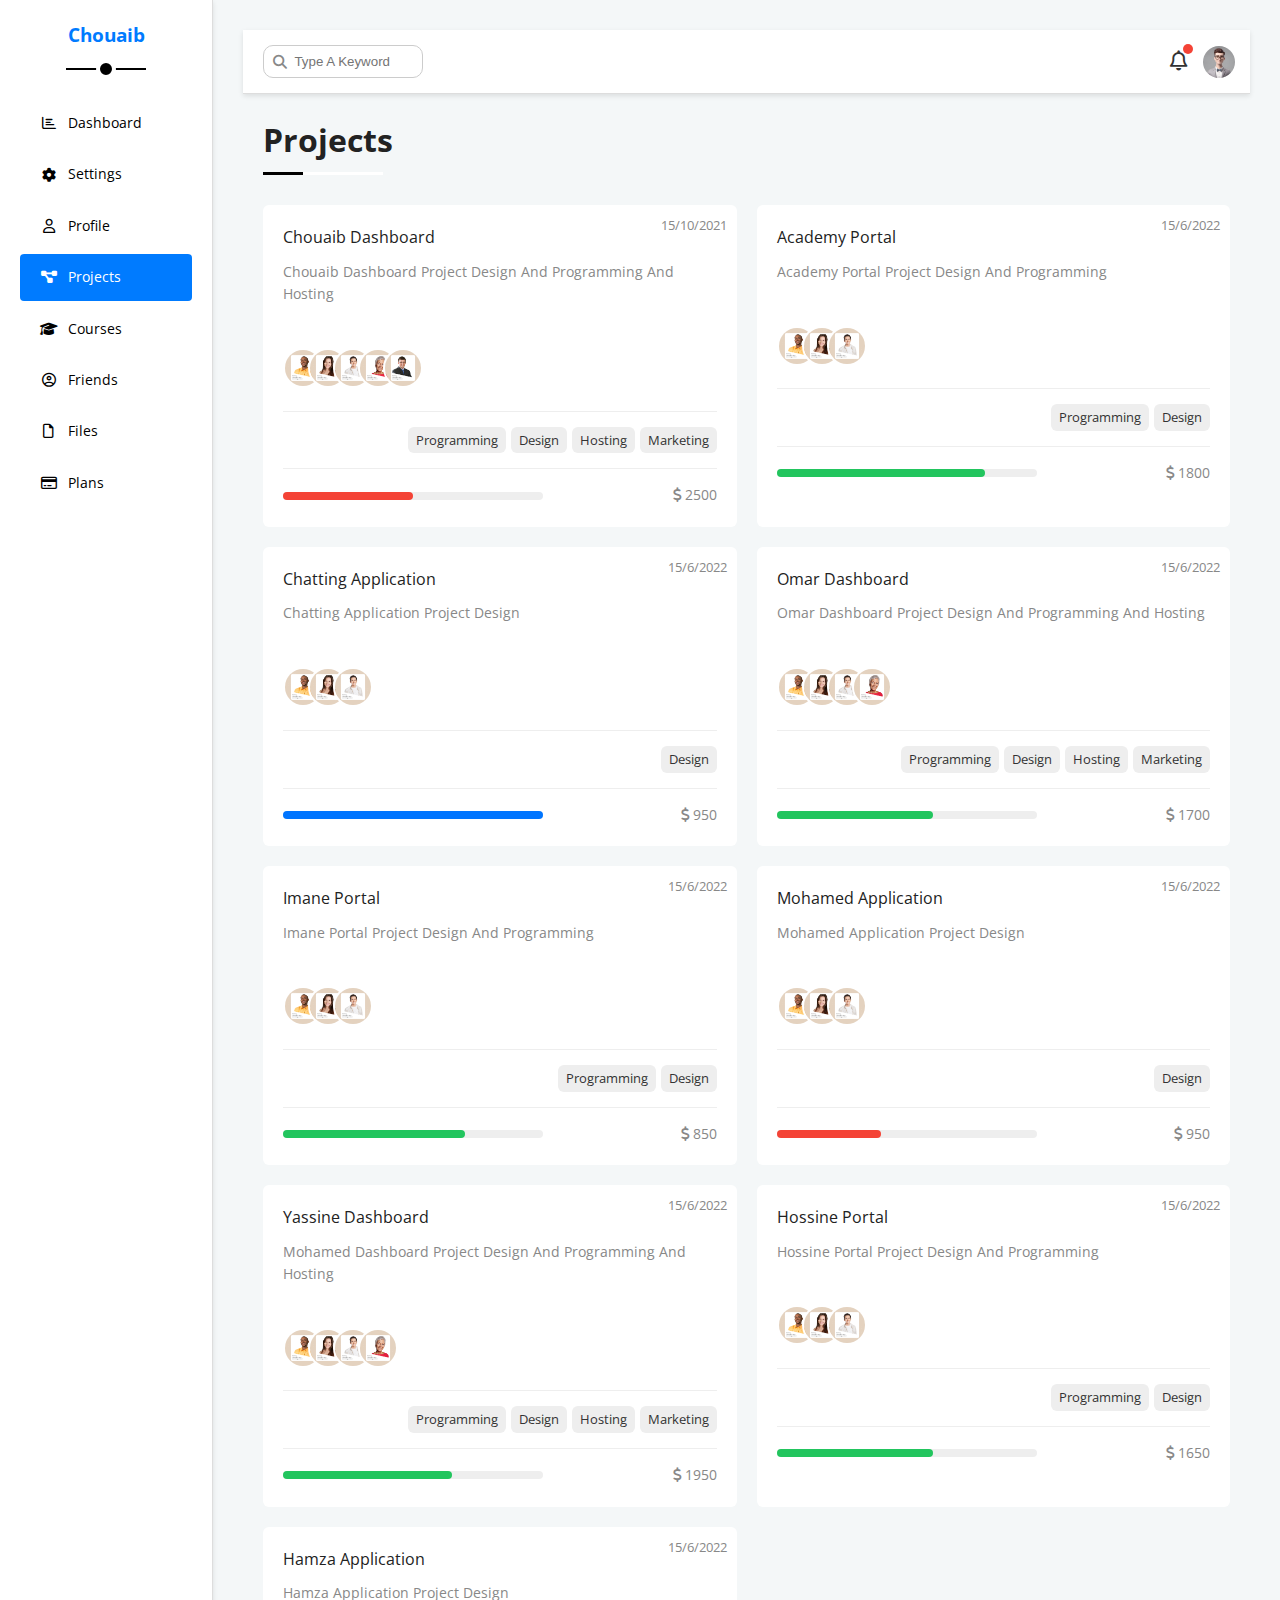
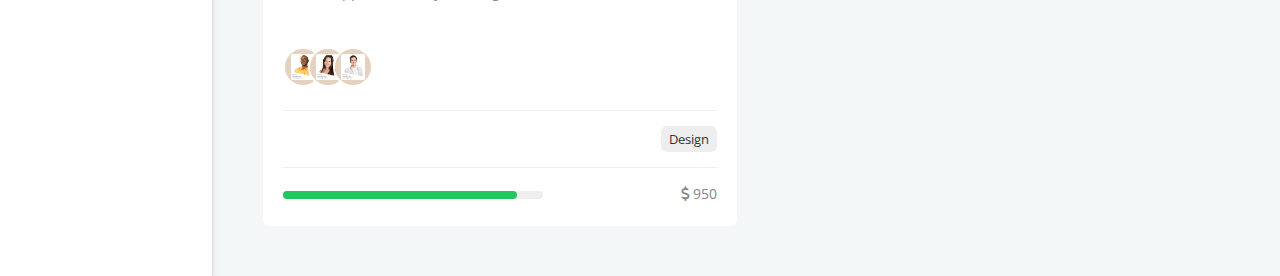
<file: HTML&CSS Template_1/projects.html>
<!DOCTYPE html>
<html lang="en">
  <head>
    <meta charset="UTF-8" />
    <meta http-equiv="X-UA-Compatible" content="IE=edge" />
    <meta name="viewport" content="width=device-width, initial-scale=1.0" />
    <title>Projects</title>
    <link rel="stylesheet" href="css/all.min.css" />
    <link rel="stylesheet" href="css/framework.css" />
    <link rel="stylesheet" href="css/master.css" />
    <link rel="preconnect" href="https://fonts.googleapis.com" />
    <link rel="preconnect" href="https://fonts.gstatic.com" crossorigin />
    <link href="https://fonts.googleapis.com/css2?family=Open+Sans:wght@300;500&display=swap" rel="stylesheet" />
  </head>
  <body>
    <div class="page d-flex">
      <div class="sidebar bg-white p-20 p-relative">
        <h3 class="p-relative txt-c mt-0">Chouaib</h3>
        <ul>
          <li>
            <a class="d-flex align-center fs-14 c-black rad-6 p-10" href="index.html">
              <i class="fa-regular fa-chart-bar fa-fw"></i>
              <span>Dashboard</span>
            </a>
          </li>
          <li>
            <a class="d-flex align-center fs-14 c-black rad-6 p-10" href="settings.html">
              <i class="fa-solid fa-gear fa-fw"></i>
              <span>Settings</span>
            </a>
          </li>
          <li>
            <a class="d-flex align-center fs-14 c-black rad-6 p-10" href="profile.html">
              <i class="fa-regular fa-user fa-fw"></i>
              <span>Profile</span>
            </a>
          </li>
          <li>
            <a class="active d-flex align-center fs-14 c-black rad-6 p-10" href="projects.html">
              <i class="fa-solid fa-diagram-project fa-fw"></i>
              <span>Projects</span>
            </a>
          </li>
          <li>
            <a class="d-flex align-center fs-14 c-black rad-6 p-10" href="courses.html">
              <i class="fa-solid fa-graduation-cap fa-fw"></i>
              <span>Courses</span>
            </a>
          </li>
          <li>
            <a class="d-flex align-center fs-14 c-black rad-6 p-10" href="friends.html">
              <i class="fa-regular fa-circle-user fa-fw"></i>
              <span>Friends</span>
            </a>
          </li>
          <li>
            <a class="d-flex align-center fs-14 c-black rad-6 p-10" href="files.html">
              <i class="fa-regular fa-file fa-fw"></i>
              <span>Files</span>
            </a>
          </li>
          <li>
            <a class="d-flex align-center fs-14 c-black rad-6 p-10" href="plans.html">
              <i class="fa-regular fa-credit-card fa-fw"></i>
              <span>Plans</span>
            </a>
          </li>
        </ul>
      </div>
      <div class="content w-full">
        <!-- Start Head -->
        <div class="head bg-white p-15 between-flex">
          <div class="search p-relative">
            <input class="p-10" type="search" placeholder="Type A Keyword" />
          </div>
          <div class="icons d-flex align-center">
            <span class="notification p-relative">
              <i class="fa-regular fa-bell fa-lg"></i>
            </span>
            <img src="imgs/avatar.png" alt="" />
          </div>
        </div>
        <!-- End Head -->
        <h1 class="p-relative">Projects</h1>
        <div class="projects-page d-grid m-20 gap-20">
          <div class="project bg-white p-20 rad-6 p-relative">
            <span class="date fs-13 c-grey">15/10/2021</span>
            <h4 class="m-0">Chouaib Dashboard</h4>
            <p class="c-grey mt-10 mb-10 fs-14">Chouaib Dashboard Project Design And Programming And Hosting</p>
            <div class="team">
              <a href="#"><img src="imgs/team-01.png" alt="" /></a>
              <a href="#"><img src="imgs/team-02.png" alt="" /></a>
              <a href="#"><img src="imgs/team-03.png" alt="" /></a>
              <a href="#"><img src="imgs/team-04.png" alt="" /></a>
              <a href="#"><img src="imgs/team-05.png" alt="" /></a>
            </div>
            <div class="do d-flex">
              <span class="fs-13 rad-6 bg-eee">Programming</span>
              <span class="fs-13 rad-6 bg-eee">Design</span>
              <span class="fs-13 rad-6 bg-eee">Hosting</span>
              <span class="fs-13 rad-6 bg-eee">Marketing</span>
            </div>
            <div class="info between-flex">
              <div class="prog bg-eee">
                <span class="bg-red" style="width: 50%"></span>
              </div>
              <div class="fs-14 c-grey">
                <i class="fa-solid fa-dollar-sign"></i>
                2500
              </div>
            </div>
          </div>
          <div class="project bg-white p-20 rad-6 p-relative">
            <span class="date fs-13 c-grey">15/6/2022</span>
            <h4 class="m-0">Academy Portal</h4>
            <p class="c-grey mt-10 mb-10 fs-14">Academy Portal Project Design And Programming</p>
            <div class="team">
              <a href="#"><img src="imgs/team-01.png" alt="" /></a>
              <a href="#"><img src="imgs/team-02.png" alt="" /></a>
              <a href="#"><img src="imgs/team-03.png" alt="" /></a>
            </div>
            <div class="do d-flex">
              <span class="fs-13 rad-6 bg-eee">Programming</span>
              <span class="fs-13 rad-6 bg-eee">Design</span>
            </div>
            <div class="info between-flex">
              <div class="prog bg-eee">
                <span class="bg-green" style="width: 80%"></span>
              </div>
              <div class="fs-14 c-grey">
                <i class="fa-solid fa-dollar-sign"></i>
                1800
              </div>
            </div>
          </div>
          <div class="project bg-white p-20 rad-6 p-relative">
            <span class="date fs-13 c-grey">15/6/2022</span>
            <h4 class="m-0">Chatting Application</h4>
            <p class="c-grey mt-10 mb-10 fs-14">Chatting Application Project Design</p>
            <div class="team">
              <a href="#"><img src="imgs/team-01.png" alt="" /></a>
              <a href="#"><img src="imgs/team-02.png" alt="" /></a>
              <a href="#"><img src="imgs/team-03.png" alt="" /></a>
            </div>
            <div class="do d-flex">
              <span class="fs-13 rad-6 bg-eee">Design</span>
            </div>
            <div class="info between-flex">
              <div class="prog bg-eee">
                <span class="bg-blue" style="width: 100%"></span>
              </div>
              <div class="fs-14 c-grey">
                <i class="fa-solid fa-dollar-sign"></i>
                950
              </div>
            </div>
          </div>
          <div class="project bg-white p-20 rad-6 p-relative">
            <span class="date fs-13 c-grey">15/6/2022</span>
            <h4 class="m-0">Omar Dashboard</h4>
            <p class="c-grey mt-10 mb-10 fs-14">Omar Dashboard Project Design And Programming And Hosting</p>
            <div class="team">
              <a href="#"><img src="imgs/team-01.png" alt="" /></a>
              <a href="#"><img src="imgs/team-02.png" alt="" /></a>
              <a href="#"><img src="imgs/team-03.png" alt="" /></a>
              <a href="#"><img src="imgs/team-04.png" alt="" /></a>
            </div>
            <div class="do d-flex">
              <span class="fs-13 rad-6 bg-eee">Programming</span>
              <span class="fs-13 rad-6 bg-eee">Design</span>
              <span class="fs-13 rad-6 bg-eee">Hosting</span>
              <span class="fs-13 rad-6 bg-eee">Marketing</span>
            </div>
            <div class="info between-flex">
              <div class="prog bg-eee">
                <span class="bg-green" style="width: 60%"></span>
              </div>
              <div class="fs-14 c-grey">
                <i class="fa-solid fa-dollar-sign"></i>
                1700
              </div>
            </div>
          </div>
          <div class="project bg-white p-20 rad-6 p-relative">
            <span class="date fs-13 c-grey">15/6/2022</span>
            <h4 class="m-0">Imane Portal</h4>
            <p class="c-grey mt-10 mb-10 fs-14">Imane Portal Project Design And Programming</p>
            <div class="team">
              <a href="#"><img src="imgs/team-01.png" alt="" /></a>
              <a href="#"><img src="imgs/team-02.png" alt="" /></a>
              <a href="#"><img src="imgs/team-03.png" alt="" /></a>
            </div>
            <div class="do d-flex">
              <span class="fs-13 rad-6 bg-eee">Programming</span>
              <span class="fs-13 rad-6 bg-eee">Design</span>
            </div>
            <div class="info between-flex">
              <div class="prog bg-eee">
                <span class="bg-green" style="width: 70%"></span>
              </div>
              <div class="fs-14 c-grey">
                <i class="fa-solid fa-dollar-sign"></i>
                850
              </div>
            </div>
          </div>
          <div class="project bg-white p-20 rad-6 p-relative">
            <span class="date fs-13 c-grey">15/6/2022</span>
            <h4 class="m-0">Mohamed Application</h4>
            <p class="c-grey mt-10 mb-10 fs-14">Mohamed Application Project Design</p>
            <div class="team">
              <a href="#"><img src="imgs/team-01.png" alt="" /></a>
              <a href="#"><img src="imgs/team-02.png" alt="" /></a>
              <a href="#"><img src="imgs/team-03.png" alt="" /></a>
            </div>
            <div class="do d-flex">
              <span class="fs-13 rad-6 bg-eee">Design</span>
            </div>
            <div class="info between-flex">
              <div class="prog bg-eee">
                <span class="bg-red" style="width: 40%"></span>
              </div>
              <div class="fs-14 c-grey">
                <i class="fa-solid fa-dollar-sign"></i>
                950
              </div>
            </div>
          </div>
          <div class="project bg-white p-20 rad-6 p-relative">
            <span class="date fs-13 c-grey">15/6/2022</span>
            <h4 class="m-0">Yassine Dashboard</h4>
            <p class="c-grey mt-10 mb-10 fs-14">Mohamed Dashboard Project Design And Programming And Hosting</p>
            <div class="team">
              <a href="#"><img src="imgs/team-01.png" alt="" /></a>
              <a href="#"><img src="imgs/team-02.png" alt="" /></a>
              <a href="#"><img src="imgs/team-03.png" alt="" /></a>
              <a href="#"><img src="imgs/team-04.png" alt="" /></a>
            </div>
            <div class="do d-flex">
              <span class="fs-13 rad-6 bg-eee">Programming</span>
              <span class="fs-13 rad-6 bg-eee">Design</span>
              <span class="fs-13 rad-6 bg-eee">Hosting</span>
              <span class="fs-13 rad-6 bg-eee">Marketing</span>
            </div>
            <div class="info between-flex">
              <div class="prog bg-eee">
                <span class="bg-green" style="width: 65%"></span>
              </div>
              <div class="fs-14 c-grey">
                <i class="fa-solid fa-dollar-sign"></i>
                1950
              </div>
            </div>
          </div>
          <div class="project bg-white p-20 rad-6 p-relative">
            <span class="date fs-13 c-grey">15/6/2022</span>
            <h4 class="m-0">Hossine Portal</h4>
            <p class="c-grey mt-10 mb-10 fs-14">Hossine Portal Project Design And Programming</p>
            <div class="team">
              <a href="#"><img src="imgs/team-01.png" alt="" /></a>
              <a href="#"><img src="imgs/team-02.png" alt="" /></a>
              <a href="#"><img src="imgs/team-03.png" alt="" /></a>
            </div>
            <div class="do d-flex">
              <span class="fs-13 rad-6 bg-eee">Programming</span>
              <span class="fs-13 rad-6 bg-eee">Design</span>
            </div>
            <div class="info between-flex">
              <div class="prog bg-eee">
                <span class="bg-green" style="width: 60%"></span>
              </div>
              <div class="fs-14 c-grey">
                <i class="fa-solid fa-dollar-sign"></i>
                1650
              </div>
            </div>
          </div>
          <div class="project bg-white p-20 rad-6 p-relative">
            <span class="date fs-13 c-grey">15/6/2022</span>
            <h4 class="m-0">Hamza Application</h4>
            <p class="c-grey mt-10 mb-10 fs-14">Hamza Application Project Design</p>
            <div class="team">
              <a href="#"><img src="imgs/team-01.png" alt="" /></a>
              <a href="#"><img src="imgs/team-02.png" alt="" /></a>
              <a href="#"><img src="imgs/team-03.png" alt="" /></a>
            </div>
            <div class="do d-flex">
              <span class="fs-13 rad-6 bg-eee">Design</span>
            </div>
            <div class="info between-flex">
              <div class="prog bg-eee">
                <span class="bg-green" style="width: 90%"></span>
              </div>
              <div class="fs-14 c-grey">
                <i class="fa-solid fa-dollar-sign"></i>
                950
              </div>
            </div>
          </div>
        </div>
      </div>
    </div>
  </body>
</html>
</file>
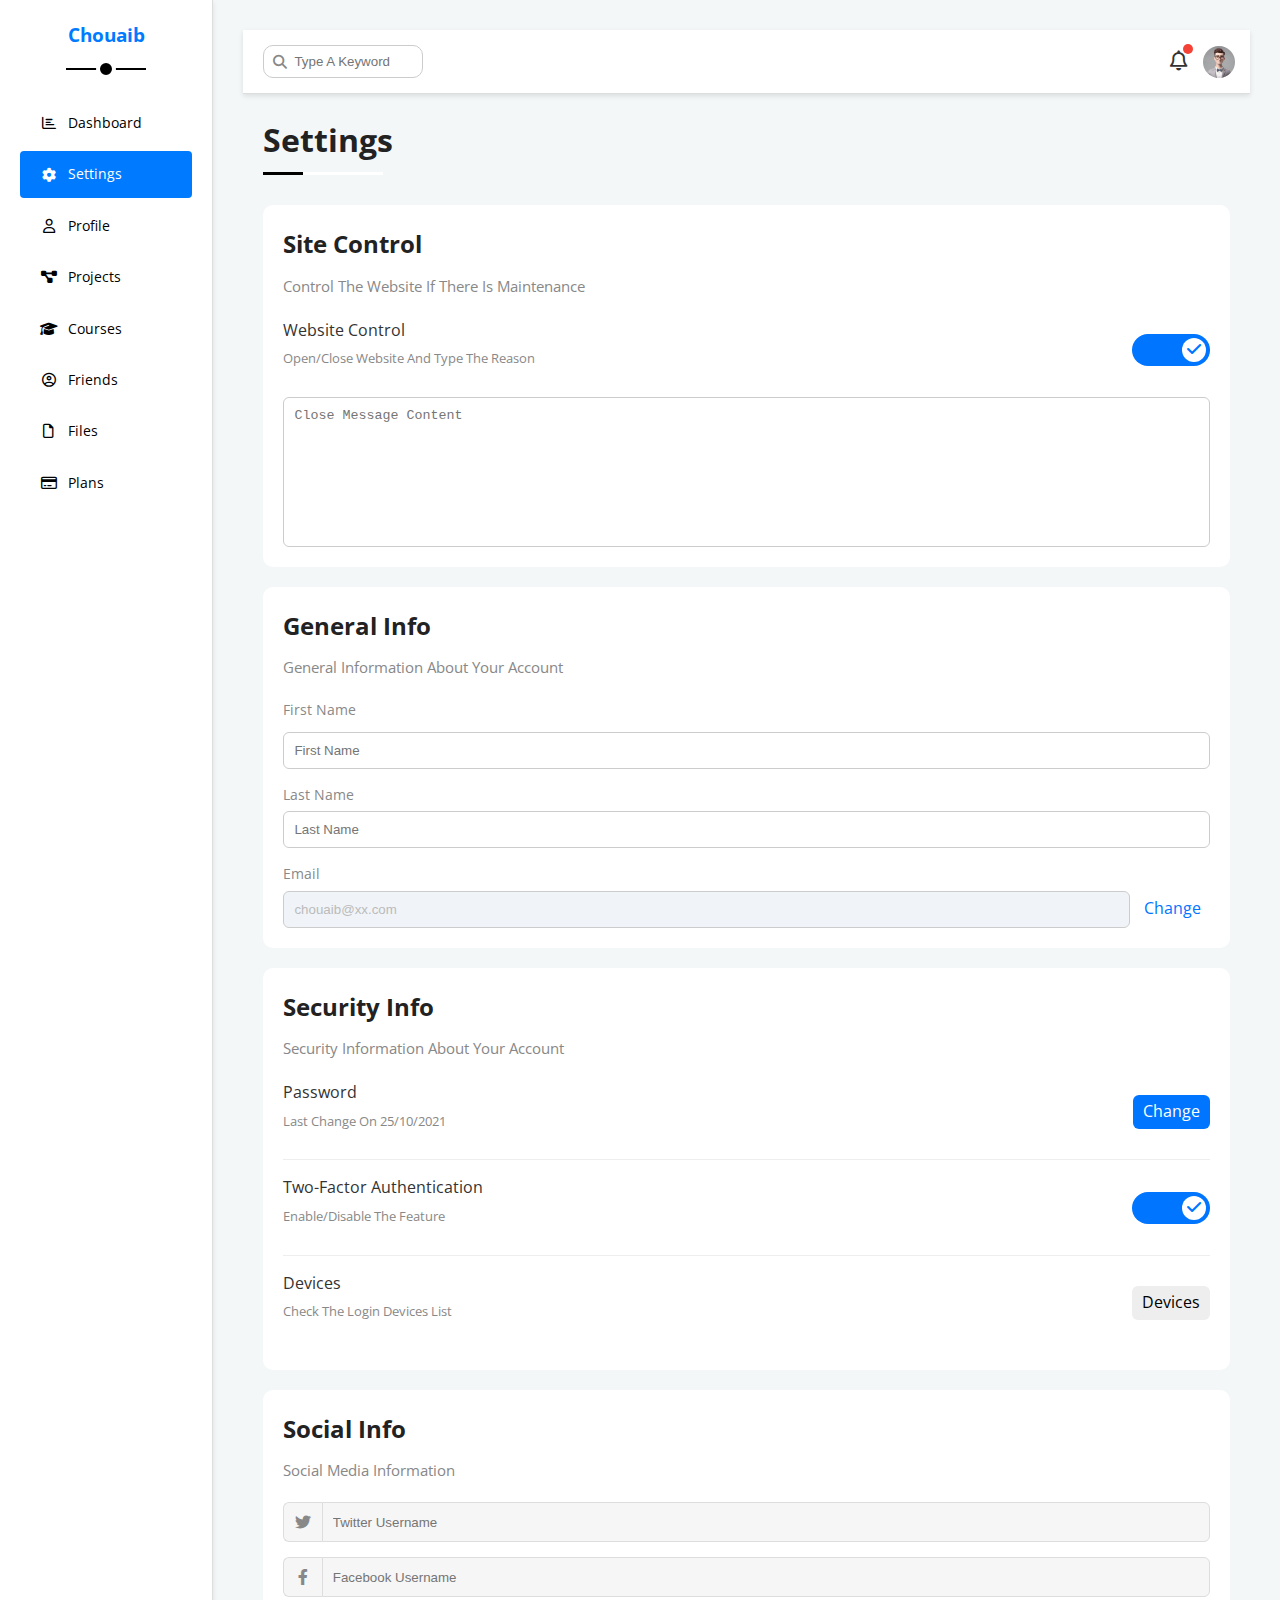
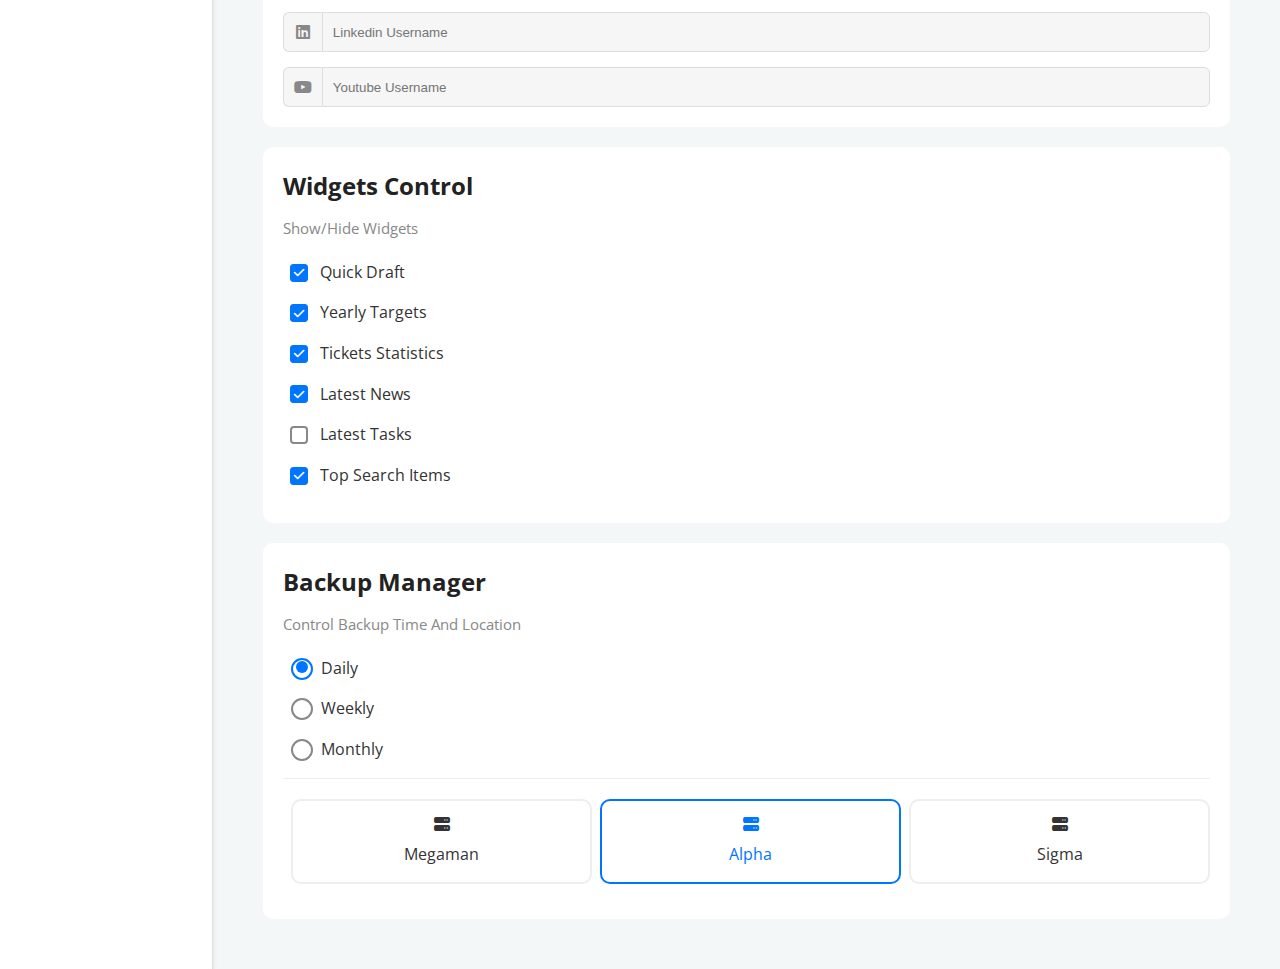
<file: HTML&CSS Template_1/settings.html>
<!DOCTYPE html>
<html lang="en">
  <head>
    <meta charset="UTF-8" />
    <meta http-equiv="X-UA-Compatible" content="IE=edge" />
    <meta name="viewport" content="width=device-width, initial-scale=1.0" />
    <title>Settings</title>
    <link rel="stylesheet" href="css/all.min.css" />
    <link rel="stylesheet" href="css/framework.css" />
    <link rel="stylesheet" href="css/master.css" />
    <link rel="preconnect" href="https://fonts.googleapis.com" />
    <link rel="preconnect" href="https://fonts.gstatic.com" crossorigin />
    <link href="https://fonts.googleapis.com/css2?family=Open+Sans:wght@300;500&display=swap" rel="stylesheet" />
  </head>
  <body>
    <div class="page d-flex">
      <div class="sidebar bg-white p-20 p-relative">
        <h3 class="p-relative txt-c mt-0">Chouaib</h3>
        <ul>
          <li>
            <a class="d-flex align-center fs-14 c-black rad-6 p-10" href="index.html">
              <i class="fa-regular fa-chart-bar fa-fw"></i>
              <span>Dashboard</span>
            </a>
          </li>
          <li>
            <a class="active d-flex align-center fs-14 c-black rad-6 p-10" href="settings.html">
              <i class="fa-solid fa-gear fa-fw"></i>
              <span>Settings</span>
            </a>
          </li>
          <li>
            <a class="d-flex align-center fs-14 c-black rad-6 p-10" href="profile.html">
              <i class="fa-regular fa-user fa-fw"></i>
              <span>Profile</span>
            </a>
          </li>
          <li>
            <a class="d-flex align-center fs-14 c-black rad-6 p-10" href="projects.html">
              <i class="fa-solid fa-diagram-project fa-fw"></i>
              <span>Projects</span>
            </a>
          </li>
          <li>
            <a class="d-flex align-center fs-14 c-black rad-6 p-10" href="courses.html">
              <i class="fa-solid fa-graduation-cap fa-fw"></i>
              <span>Courses</span>
            </a>
          </li>
          <li>
            <a class="d-flex align-center fs-14 c-black rad-6 p-10" href="friends.html">
              <i class="fa-regular fa-circle-user fa-fw"></i>
              <span>Friends</span>
            </a>
          </li>
          <li>
            <a class="d-flex align-center fs-14 c-black rad-6 p-10" href="files.html">
              <i class="fa-regular fa-file fa-fw"></i>
              <span>Files</span>
            </a>
          </li>
          <li>
            <a class="d-flex align-center fs-14 c-black rad-6 p-10" href="plans.html">
              <i class="fa-regular fa-credit-card fa-fw"></i>
              <span>Plans</span>
            </a>
          </li>
        </ul>
      </div>
      <div class="content w-full">
        <!-- Start Head -->
        <div class="head bg-white p-15 between-flex">
          <div class="search p-relative">
            <input class="p-10" type="search" placeholder="Type A Keyword" />
          </div>
          <div class="icons d-flex align-center">
            <span class="notification p-relative">
              <i class="fa-regular fa-bell fa-lg"></i>
            </span>
            <img src="imgs/avatar.png" alt="" />
          </div>
        </div>
        <!-- End Head -->
        <h1 class="p-relative">Settings</h1>
        <div class="settings-page m-20 d-grid gap-20">
          <!-- Start Settings Box -->
          <div class="p-20 bg-white rad-10">
            <h2 class="mt-0 mb-10">Site Control</h2>
            <p class="mt-0 mb-20 c-grey fs-15">Control The Website If There Is Maintenance</p>
            <div class="mb-15 between-flex">
              <div>
                <span>Website Control</span>
                <p class="c-grey mt-5 mb-0 fs-13">Open/Close Website And Type The Reason</p>
              </div>
              <div>
                <label>
                  <input class="toggle-checkbox" type="checkbox" checked />
                  <div class="toggle-switch"></div>
                </label>
              </div>
            </div>
            <textarea class="close-message p-10 rad-6 d-block w-full" placeholder="Close Message Content"></textarea>
          </div>
          <!-- End Settings Box -->
          <!-- Start Settings Box -->
          <div class="p-20 bg-white rad-10">
            <h2 class="mt-0 mb-10">General Info</h2>
            <p class="mt-0 mb-20 c-grey fs-15">General Information About Your Account</p>
            <div class="mb-15">
              <label class="fs-14 c-grey d-block mb-10" for="first">First Name</label>
              <input
                class="b-none border-ccc p-10 rad-6 d-block w-full"
                type="text"
                id="first"
                placeholder="First Name"
              />
            </div>
            <div class="mb-15">
              <label class="fs-14 c-grey d-block mb-5" for="last">Last Name</label>
              <input
                class="b-none border-ccc p-10 rad-6 d-block w-full"
                id="last"
                type="text"
                placeholder="Last Name"
              />
            </div>
            <div>
              <label class="fs-14 c-grey d-block mb-5" for="email">Email</label>
              <input
                class="email b-none border-ccc p-10 rad-6 w-full mr-10"
                id="email"
                type="email"
                value="chouaib@xx.com"
                disabled
              />
              <a class="c-blue" href="#">Change</a>
            </div>
          </div>
          <!-- End Settings Box -->
          <!-- Start Settings Box -->
          <div class="p-20 bg-white rad-10">
            <h2 class="mt-0 mb-10">Security Info</h2>
            <p class="mt-0 mb-20 c-grey fs-15">Security Information About Your Account</p>
            <div class="sec-box mb-15 between-flex">
              <div>
                <span>Password</span>
                <p class="c-grey mt-5 mb-0 fs-13">Last Change On 25/10/2021</p>
              </div>
              <a class="button bg-blue c-white btn-shape" href="#">Change</a>
            </div>
            <div class="sec-box mb-15 between-flex">
              <div>
                <span>Two-Factor Authentication</span>
                <p class="c-grey mt-5 mb-0 fs-13">Enable/Disable The Feature</p>
              </div>
              <label>
                <input class="toggle-checkbox" type="checkbox" checked />
                <div class="toggle-switch"></div>
              </label>
            </div>
            <div class="sec-box between-flex">
              <div>
                <span>Devices</span>
                <p class="c-grey mt-5 mb-0 fs-13">Check The Login Devices List</p>
              </div>
              <a class="bg-eee c-black btn-shape" href="#">Devices</a>
            </div>
          </div>
          <!-- End Settings Box -->
          <!-- Start Settings Box -->
          <div class="social-boxes p-20 bg-white rad-10">
            <h2 class="mt-0 mb-10">Social Info</h2>
            <p class="mt-0 mb-20 c-grey fs-15">Social Media Information</p>
            <div class="d-flex align-center mb-15">
              <i class="fa-brands fa-twitter center-flex c-grey"></i>
              <input class="w-full" type="text" placeholder="Twitter Username" />
            </div>
            <div class="d-flex align-center mb-15">
              <i class="fa-brands fa-facebook-f center-flex c-grey"></i>
              <input class="w-full" type="text" placeholder="Facebook Username" />
            </div>
            <div class="d-flex align-center mb-15">
              <i class="fa-brands fa-linkedin center-flex c-grey"></i>
              <input class="w-full" type="text" placeholder="Linkedin Username" />
            </div>
            <div class="d-flex align-center">
              <i class="fa-brands fa-youtube center-flex c-grey"></i>
              <input class="w-full" type="text" placeholder="Youtube Username" />
            </div>
          </div>
          <!-- End Settings Box -->
          <!-- Start Settings Box -->
          <div class="widgets-control p-20 bg-white rad-10">
            <h2 class="mt-0 mb-10">Widgets Control</h2>
            <p class="mt-0 mb-20 c-grey fs-15">Show/Hide Widgets</p>
            <div class="control d-flex align-center mb-15">
              <input type="checkbox" id="one" checked />
              <label for="one">Quick Draft</label>
            </div>
            <div class="control d-flex align-center mb-15">
              <input type="checkbox" id="two" checked />
              <label for="two">Yearly Targets</label>
            </div>
            <div class="control d-flex align-center mb-15">
              <input type="checkbox" id="three" checked />
              <label for="three">Tickets Statistics</label>
            </div>
            <div class="control d-flex align-center mb-15">
              <input type="checkbox" id="four" checked />
              <label for="four">Latest News</label>
            </div>
            <div class="control d-flex align-center mb-15">
              <input type="checkbox" id="five" />
              <label for="five">Latest Tasks</label>
            </div>
            <div class="control d-flex align-center mb-15">
              <input type="checkbox" id="six" checked />
              <label for="six">Top Search Items</label>
            </div>
          </div>
          <!-- End Settings Box -->
          <!-- Start Settings Box -->
          <div class="backup-control p-20 bg-white rad-10">
            <h2 class="mt-0 mb-10">Backup Manager</h2>
            <p class="mt-0 mb-20 c-grey fs-15">Control Backup Time And Location</p>
            <div class="date d-flex align-center mb-15">
              <input type="radio" name="time" id="daily" checked />
              <label for="daily">Daily</label>
            </div>
            <div class="date d-flex align-center mb-15">
              <input type="radio" name="time" id="weekly" />
              <label for="weekly">Weekly</label>
            </div>
            <div class="date d-flex align-center mb-15">
              <input type="radio" name="time" id="monthly" />
              <label for="monthly">Monthly</label>
            </div>
            <div class="servers d-flex align-center txt-c">
              <input type="radio" name="servers" id="server-one" />
              <div class="server mb-15 rad-10 w-full">
                <label class="d-block m-15" for="server-one">
                  <i class="fa-solid fa-server d-block mb-10"></i>
                  Megaman
                </label>
              </div>
              <input type="radio" name="servers" id="server-two" checked />
              <div class="server mb-15 rad-10 w-full">
                <label class="d-block m-15" for="server-two">
                  <i class="fa-solid fa-server d-block mb-10"></i>
                  Alpha
                </label>
              </div>
              <input type="radio" name="servers" id="server-three" />
              <div class="server mb-15 rad-10 w-full">
                <label class="d-block m-15" for="server-three">
                  <i class="fa-solid fa-server d-block mb-10"></i>
                  Sigma
                </label>
              </div>
            </div>
          </div>
          <!-- End Settings Box -->
        </div>
      </div>
    </div>
  </body>
</html>
</file>
<file: HTML&CSS Template_1/css/framework.css>
:root {
  --blue-color: #0075ff;
  --blue-alt-color: #0d69d5;
  --orange-color: #f59e0b;
  --green-color: #22c55e;
  --red-color: #f44336;
  --grey-color: #888;
}
/* Start Box */
.d-flex {
  display: flex;
}
.f-wrap {
  flex-wrap: wrap;
}
.align-center {
  align-items: center;
}
.space-between {
  justify-content: space-between;
}
.d-grid {
  display: grid;
}
.gap-20 {
  gap: 20px;
}
.d-block {
  display: block;
}
@media (max-width: 767px) {
  .block-mobile {
    display: block;
  }
  .hide-mobile {
    display: none;
  }
}
/* End Box */
/* Start Padding + Margin */
.p-10 {
  padding: 10px;
}
.p-15 {
  padding: 15px;
}
.p-20 {
  padding: 20px;
}
.pt-10 {
  padding-top: 10px;
}
.pt-15 {
  padding-top: 15px;
}
.pt-20 {
  padding-top: 20px;
}
.pb-10 {
  padding-bottom: 10px;
}
.pb-15 {
  padding-bottom: 15px;
}
.pb-20 {
  padding-bottom: 20px;
}
.pl-15 {
  padding-left: 15px;
}
.m-0 {
  margin: 0;
}
.m-15 {
  margin: 15px;
}
.m-20 {
  margin: 20px;
}
.mt-0 {
  margin-top: 0;
}
.mt-5 {
  margin-top: 5px;
}
.mt-10 {
  margin-top: 10px;
}
.mt-15 {
  margin-top: 15px;
}
.mt-20 {
  margin-top: 20px;
}
.mt-25 {
  margin-top: 25px;
}
.mr-10 {
  margin-right: 10px;
}
.mr-15 {
  margin-right: 15px;
}
.mb-5 {
  margin-bottom: 5px;
}
.mb-10 {
  margin-bottom: 10px;
}
.mb-15 {
  margin-bottom: 15px;
}
.mb-20 {
  margin-bottom: 20px;
}
.mb-25 {
  margin-bottom: 25px;
}
/* End Padding + Margin */
/* Start Color */
.c-black {
  color: black;
}
.c-white {
  color: white;
}
.c-grey {
  color: var(--grey-color);
}
.c-red {
  color: var(--red-color);
}
.c-green {
  color: var(--green-color);
}
.c-blue {
  color: var(--blue-color);
}
.c-orange {
  color: var(--orange-color);
}
.bg-red {
  background-color: var(--red-color);
}
.bg-green {
  background-color: var(--green-color);
}
.bg-blue {
  background-color: var(--blue-color);
}
.bg-orange {
  background-color: var(--orange-color);
}
.bg-white {
  background-color: white;
}
.bg-eee {
  background-color: #eee;
}
/* End Color */
/* Start Position */
.p-relative {
  position: relative;
}
.p-absolute {
  position: absolute;
}
/* End Position */
/* Start Font */
.txt-c {
  text-align: center;
}
.fs-13 {
  font-size: 13px;
}
.fs-14 {
  font-size: 14px;
}
.fs-15 {
  font-size: 15px;
}
.fs-25 {
  font-size: 25px;
}
.fw-bold {
  font-weight: bold;
}
@media (max-width: 767px) {
  .txt-c-mobile {
    text-align: center;
  }
}
/* End Font */
/* Start Border */
.rad-6 {
  border-radius: 6px;
}
.rad-10 {
  border-radius: 10px;
}
.rad-half {
  border-radius: 50%;
}
.b-none {
  border: none;
}
.border-ccc {
  border: 1px solid #ccc;
}
.border-eee {
  border: 1px solid #eee;
}

/* End Border */
/* Start Width + Height */
.w-full {
  width: 100%;
}
.w-100 {
  width: 100px;
}
.w-fit {
  width: fit-content;
}
.h-full {
  height: 100%;
}
.h-100 {
  height: 100px;
}
/* End Width + Height */
/* Start Components */
.center-flex {
  display: flex;
  align-items: center;
  justify-content: center;
}
.between-flex {
  display: flex;
  align-items: center;
  justify-content: space-between;
}
.btn-shape {
  padding: 4px 10px;
  border-radius: 6px;
}
/* End Components */
</file>
<file: HTML&CSS Template_1/css/master.css>
:root {
  --blue-color: #0075ff;
  --blue-alt-color: #0d69d5;
  --orange-color: #f59e0b;
  --green-color: #22c55e;
  --red-color: #f44336;
  --grey-color: #888;
}
* {
  box-sizing: border-box;
}
body {
  font-family: 'Roboto', sans-serif;

  margin: 0;
}
*:focus {
  outline: none;
}
a {
  text-decoration: none;
}
ul {
  list-style: none;
  padding: 0;
}
::-webkit-scrollbar {
  width: 15px;
}
::-webkit-scrollbar-track {
  background-color: white;
}
::-webkit-scrollbar-thumb {
  background-color:#888;
}
::-webkit-scrollbar-thumb:hover {
  background-color: var(--blue-alt-color);
}
.page {
  background-color: #f1f5f9;
  min-height: 100vh;
}
/* Start Sidebar */
.sidebar {
  width: 250px;
  box-shadow: 0 0 10px #ddd;
}
.sidebar > h3 {
  margin-bottom: 50px;
}
.sidebar > h3::before,
.sidebar > h3::after {
  content: "";
  background-color: black;
  transform: translateX(-50%);
  position: absolute;
  left: 50%;
}
.sidebar > h3::before {
  width: 80px;
  height: 2px;
  bottom: -20px;
}
.sidebar > h3::after {
  bottom: -29px;
  width: 12px;
  height: 12px;
  border-radius: 50%;
  border: 4px solid white;
}
.sidebar ul li a {
  transition: 0.3s;
  margin-bottom: 5px;
}
.sidebar ul li a:hover,
.sidebar ul li a.active {
  background-color: #f6f6f6;
}
.sidebar ul li a span {
  font-size: 14px;
  margin-left: 10px;
}
@media (max-width: 767px) {
  .sidebar {
    width: 58px;
    padding: 10px;
  }
  .sidebar > h3 {
    font-size: 13px;
    margin-bottom: 15px;
  }
  .sidebar > h3::before,
  .sidebar > h3::after {
    display: none;
  }
  .sidebar ul li a span {
    display: none;
  }
}
/* End Sidebar */
/* Start Content */
.content {
  overflow: hidden;
}
.head .search::before {
  font-family: var(--fa-style-family-classic);
  content: "\f002";
  font-weight: 900;
  position: absolute;
  left: 15px;
  top: 50%;
  transform: translateY(-50%);
  font-size: 14px;
  color: var(--grey-color);
}
.head .search input {
  border: 1px solid #ccc;
  border-radius: 10px;
  margin-left: 5px;
  padding-left: 30px;
  width: 160px;
  transition: width 0.3s;
}
.head .search input:focus {
  width: 200px;
}
.head .search input:focus::placeholder {
  opacity: 0;
}
.head .icons .notification::before {
  content: "";
  position: absolute;
  width: 10px;
  height: 10px;
  background-color: var(--red-color);
  border-radius: 50%;
  right: -5px;
  top: -5px;
}
.head .icons img {
  width: 32px;
  height: 32px;
  margin-left: 15px;
  border-radius: 50%;
}
.page h1 {
  margin: 20px 20px 40px;
}
.page h1::before,
.page h1::after {
  content: "";
  height: 3px;
  position: absolute;
  bottom: -10px;
  left: 0;
}
.page h1::before {
  background-color: white;
  width: 120px;
}
.page h1::after {
  background-color: black;
  width: 40px;
}
.wrapper {
  grid-template-columns: repeat(auto-fill, minmax(450px, 1fr));
  margin-left: 20px;
  margin-right: 20px;
  margin-bottom: 20px;
}
@media (max-width: 767px) {
  .wrapper {
    grid-template-columns: minmax(200px, 1fr);
    margin-left: 10px;
    margin-right: 10px;
    gap: 10px;
  }
}
/* End Content */
/* Start Welcome Widget */
.welcome {
  overflow: hidden;
}
.welcome .intro img {
  width: 200px;
  margin-bottom: -10px;
}
.welcome .avatar {
  width: 64px;
  height: 64px;
  border: 2px solid white;
  border-radius: 50%;
  padding: 2px;
  box-shadow: 0 0 5px #ddd;
  margin-left: 20px;
  margin-top: -32px;
}
.welcome .body {
  border-top: 1px solid #eee;
  border-bottom: 1px solid #eee;
}
.welcome .body > div {
  flex: 1;
}
.welcome .visit {
  margin: 0 15px 15px auto;
  transition: 0.3s;
}
.welcome .visit:hover {
  background-color: var(--blue-alt-color);
}
@media (max-width: 767px) {
  .welcome .intro {
    padding-bottom: 30px;
  }
  .welcome .avatar {
    margin-left: 0;
  }
  .welcome .body > div:not(:last-child) {
    margin-bottom: 20px;
  }
}
/* End Welcome Widget */
/* Start Quick Draft Widget */
.quick-draft textarea {
  resize: none;
  min-height: 180px;
}
.quick-draft .save {
  margin-left: auto;
  transition: 0.3s;
  cursor: pointer;
}
.quick-draft .save:hover {
  background-color: var(--blue-alt-color);
}
/* End Quick Draft Widget */
/* Start Targets */
.targets .target-row .icon {
  width: 80px;
  height: 80px;
  margin-right: 15px;
}
.targets .details {
  flex: 1;
}
.targets .details .progress {
  height: 4px;
}
.targets .details .progress > span {
  position: absolute;
  left: 0;
  top: 0;
  height: 100%;
}
.targets .details .progress > span span {
  position: absolute;
  bottom: 16px;
  right: -16px;
  color: white;
  padding: 2px 5px;
  border-radius: 6px;
  font-size: 13px;
}
.targets .details .progress > span span::after {
  content: "";
  border-color: transparent;
  border-width: 5px;
  border-style: solid;
  position: absolute;
  bottom: -10px;
  left: 50%;
  transform: translateX(-50%);
}
.targets .details .progress > .blue span::after {
  border-top-color: var(--blue-color);
}
.targets .details .progress > .orange span::after {
  border-top-color: var(--orange-color);
}
.targets .details .progress > .green span::after {
  border-top-color: var(--green-color);
}
.blue .icon,
.blue .progress {
  background-color: rgb(0 117 255 / 20%);
}
.orange .icon,
.orange .progress {
  background-color: rgb(245 158 11 / 20%);
}
.green .icon,
.green .progress {
  background-color: rgb(34 197 94 / 20%);
}
/* End Targets */
/* Start Tickets */
.tickets .box {
  border: 1px solid #ccc;
  width: calc(50% - 10px);
}
@media (max-width: 767px) {
  .tickets .box {
    width: 100%;
  }
}
/* End Tickets */
/* Start Latest News */
.latest-news .news-row:not(:last-of-type) {
  margin-bottom: 20px;
  padding-bottom: 20px;
  border-bottom: 1px solid #eee;
}
.latest-news .news-row img {
  width: 100px;
  border-radius: 6px;
  margin-right: 15px;
}
.latest-news .info {
  flex-grow: 1;
}
.latest-news .info h3 {
  margin: 0 0 6px;
  font-size: 16px;
}
@media (max-width: 767px) {
  .latest-news .news-row {
    display: block;
  }
  .latest-news .news-row .label {
    margin: 10px auto;
    width: fit-content;
  }
}
/* End Latest News */
/* Start Tasks */
.tasks .task-row:not(:last-of-type) {
  margin-bottom: 15px;
  padding-bottom: 15px;
  border-bottom: 1px solid #eee;
}
.tasks .info {
  flex-grow: 1;
}
.tasks .done {
  opacity: 0.3;
}
.tasks .done h3,
.tasks .done p {
  text-decoration: line-through;
}
.tasks .delete {
  cursor: pointer;
  transition: 0.3s;
}
.tasks .delete:hover {
  color: var(--red-color);
}
/* End Tasks */
/* Start Latest Uploads */
.latest-uploads ul li:not(:last-child) {
  border-bottom: 1px solid #eee;
}
.latest-uploads ul li img {
  width: 40px;
  height: 40px;
}
/* End Latest Uploads */
/* Start Last Project */
.last-project ul::before {
  content: "";
  position: absolute;
  left: 11px;
  width: 2px;
  height: 100%;
  background-color: var(--blue-color);
}
.last-project ul li::before {
  content: "";
  width: 20px;
  height: 20px;
  display: block;
  border-radius: 50%;
  background-color: white;
  border: 2px solid white;
  outline: 2px solid var(--blue-color);
  margin-right: 15px;
  z-index: 1;
}
.last-project ul li.done::before {
  background-color: var(--blue-color);
}
.last-project ul li.current::before {
  animation: change-color 0.8s infinite alternate;
}
.last-project .launch-icon {
  position: absolute;
  width: 160px;
  right: 0;
  bottom: 0;
  opacity: 0.1;
}
/* End Last Project */
/* Start Reminders */
.reminders ul li .key {
  width: 15px;
  height: 15px;
}
.reminders ul li > .blue {
  border-left: 2px solid var(--blue-color);
}
.reminders ul li > .green {
  border-left: 2px solid var(--green-color);
}
.reminders ul li > .orange {
  border-left: 2px solid var(--orange-color);
}
.reminders ul li > .red {
  border-left: 2px solid var(--red-color);
}
/* End Reminders */
/* Start Latest Post */
.latest-post .avatar {
  border-radius: 40%;
  width: 48px;
  height: 48px;
}
.latest-post .post-content {
  text-transform: capitalize;
  line-height: 1.8;
  border-top: 1px solid #eee;
  border-bottom: 1px solid #eee;
  min-height: 140px;
}
/* End Latest Post */
/* Start Social Media */
.social-media .box {
  padding-left: 70px;
}
.social-media .box i {
  position: absolute;
  left: 0;
  top: 0;
  width: 52px;
  transition: 0.3s;
}
.social-media .box i:hover {
  transform: rotate(5deg);
}
.social-media .twitter {
  background-color: rgb(29 161 242 / 20%);
  color: #1da1f2;
}
.social-media .twitter i,
.social-media .twitter a {
  background-color: #1da1f2;
}
.social-media .facebook {
  background-color: rgb(24 119 242 / 20%);
  color: #1da1f2;
}
.social-media .facebook i,
.social-media .facebook a {
  background-color: #1877f2;
}
.social-media .youtube {
  background-color: rgb(255 0 0 / 20%);
  color: #ff0000;
}
.social-media .youtube i,
.social-media .youtube a {
  background-color: #ff0000;
}
.social-media .linkedin {
  background-color: rgb(0 119 181 / 20%);
  color: #0077b5;
}
.social-media .linkedin i,
.social-media .linkedin a {
  background-color: #0077b5;
}
/* End Social Media */
/* Start Projects Table */
.projects .responsive-table {
  overflow-x: auto;
}
.projects table {
  min-width: 1000px;
  border-spacing: 0;
}
.projects thead td {
  background-color: #eee;
  font-weight: bold;
}
.projects table td {
  padding: 15px;
}
.projects tbody td {
  border-bottom: 1px solid #eee;
  border-left: 1px solid #eee;
  transition: 0.3s;
}
.projects table tbody tr td:last-child {
  border-right: 1px solid #eee;
}
.projects tbody tr:hover td {
  background-color: #faf7f7;
}
.projects table img {
  width: 32px;
  height: 32px;
  border-radius: 50%;
  padding: 2px;
  background-color: white;
}
.projects table img:not(:first-child) {
  margin-left: -20px;
}
.projects table .label {
  font-size: 13px;
}
/* End Projects Table */
/* Start Settings */
.settings-page {
  grid-template-columns: repeat(auto-fill, minmax(500px, 1fr));
}
@media (max-width: 767px) {
  .settings-page {
    grid-template-columns: minmax(100px, 1fr);
    margin-left: 10px;
    margin-right: 10px;
    gap: 10px;
  }
}
.settings-page .close-message {
  border: 1px solid #ccc;
  resize: none;
  min-height: 150px;
}
.settings-page .email {
  display: inline-flex;
  width: calc(100% - 80px);
}
.settings-page .sec-box {
  padding-bottom: 15px;
}
.settings-page .sec-box:not(:last-of-type) {
  border-bottom: 1px solid #eee;
}
.settings-page .sec-box .button {
  transition: 0.3s;
}
.settings-page .sec-box .button:hover {
  background-color: var(--blue-alt-color);
}
.settings-page .social-boxes i {
  width: 40px;
  height: 40px;
  background-color: #f6f6f6;
  border: 1px solid #ddd;
  border-right: none;
  border-radius: 6px 0 0 6px;
  transition: 0.3s;
}
.settings-page .social-boxes input {
  height: 40px;
  background-color: #f6f6f6;
  border: 1px solid #ddd;
  padding-left: 10px;
  border-radius: 0 6px 6px 0;
}
.settings-page .social-boxes > div:focus-within i {
  color: black;
}
.widgets-control .control input[type="checkbox"] {
  -webkit-appearance: none;
  appearance: none;
}
.widgets-control .control label {
  padding-left: 30px;
  cursor: pointer;
  position: relative;
}
.widgets-control .control label::before,
.widgets-control .control label::after {
  position: absolute;
  left: 0;
  top: 50%;
  margin-top: -9px;
  border-radius: 4px;
}
.widgets-control .control label::before {
  content: "";
  width: 14px;
  height: 14px;
  border: 2px solid var(--grey-color);
}
.widgets-control .control label:hover::before {
  border-color: var(--blue-alt-color);
}
.widgets-control .control label::after {
  font-family: var(--fa-style-family-classic);
  content: "\f00c";
  font-weight: 900;
  background-color: var(--blue-color);
  color: white;
  font-size: 12px;
  width: 18px;
  height: 18px;
  display: flex;
  justify-content: center;
  align-items: center;
  transform: scale(0) rotate(360deg);
  transition: 0.3s;
}
.widgets-control .control input[type="checkbox"]:checked + label::after {
  transform: scale(1);
}
.backup-control input[type="radio"] {
  -webkit-appearance: none;
  appearance: none;
}
.backup-control .date label {
  padding-left: 30px;
  cursor: pointer;
  position: relative;
}
.backup-control .date label::before {
  content: "";
  position: absolute;
  top: 50%;
  left: 0;
  margin-top: -11px;
  width: 18px;
  height: 18px;
  border: 2px solid var(--grey-color);
  border-radius: 50%;
}
.backup-control .date label::after {
  content: "";
  position: absolute;
  left: 5px;
  top: 5px;
  width: 12px;
  height: 12px;
  background: var(--blue-color);
  border-radius: 50%;
  transition: 0.3s;
  transform: scale(0);
}
.backup-control .date input[type="radio"]:checked + label::before {
  border-color: var(--blue-color);
}
.backup-control .date input[type="radio"]:checked + label::after {
  transform: scale(1);
}
.backup-control .servers {
  border-top: 1px solid #eee;
  padding-top: 20px;
}
@media (max-width: 767px) {
  .backup-control .servers {
    flex-wrap: wrap;
  }
}
.backup-control .servers .server {
  border: 2px solid #eee;
  position: relative;
}
.backup-control .servers .server label {
  cursor: pointer;
}
.backup-control .servers input[type="radio"]:checked + .server {
  border-color: var(--blue-color);
  color: var(--blue-color);
}
.toggle-checkbox {
  -webkit-appearance: none;
  appearance: none;
  display: none;
}
.toggle-switch {
  background-color: #ccc;
  width: 78px;
  height: 32px;
  border-radius: 16px;
  position: relative;
  transition: 0.3s;
  cursor: pointer;
}
.toggle-switch::before {
  font-family: var(--fa-style-family-classic);
  content: "\f00d";
  font-weight: 900;
  background-color: white;
  width: 24px;
  height: 24px;
  position: absolute;
  border-radius: 50%;
  top: 4px;
  left: 4px;
  display: flex;
  justify-content: center;
  align-items: center;
  color: #aaa;
  transition: 0.3s;
}
.toggle-checkbox:checked + .toggle-switch {
  background-color: var(--blue-color);
}
.toggle-checkbox:checked + .toggle-switch::before {
  content: "\f00c";
  left: 50px;
  color: var(--blue-color);
}
.settings-page :disabled {
  cursor: no-drop;
  background-color: #f0f4f8;
  color: #bbb;
}
/* End Settings */
/* General Styling */
body {
  font-family: 'Open Sans', sans-serif;
  background-color: #f4f7f8;
  color: #333;
  line-height: 1.6;
}

h1, h2, h3, h4 {
  color: #222;
}

/* Sidebar Styling */
.sidebar {
  background-color: #fff;
  border-right: 1px solid #ddd;
  box-shadow: 0 2px 5px rgba(0, 0, 0, 0.1);
}

.sidebar h3 {
  color: #007bff;
}

.sidebar ul li a {
  padding: 12px 20px;
  border-radius: 4px;
  transition: background 0.3s ease, color 0.3s ease;
}

.sidebar ul li a:hover, .sidebar ul li a.active {
  background-color: #007bff;
  color: #fff;
}

/* Content Area Styling */
.content {
  padding: 30px;
  background-color: #f4f7f8;
}

.head {
  background-color: #fff;
  border-bottom: 1px solid #ddd;
  box-shadow: 0 2px 5px rgba(0, 0, 0, 0.1);
}

.search input {
  border: 1px solid #ddd;
  border-radius: 4px;
  padding: 8px 10px;
}

/* Start Profile Page */

@media (max-width: 767px) {
  .profile-page .overview {
    flex-direction: column;
  }
}

@media (max-width: 767px) {
  .profile-page .overview, .profile-page .other-data {
    padding: 10px; 
  }
}

.profile-page .avatar-box {
  width: 300px;
}
@media (min-width: 768px) {
  .profile-page .avatar-box {
    border-right: 1px solid #eee;
  }
}
.profile-page .avatar-box > img {
  width: 120px;
  height: 120px;
}
.profile-page .avatar-box .level {
  height: 6px;
  overflow: hidden;
  margin: auto;
  width: 70%;
}
.profile-page .avatar-box .level span {
  position: absolute;
  left: 0;
  top: 0;
  height: 100%;
  background-color: var(--blue-color);
  border-radius: 6px;
}
.profile-page .info-box .box {
  flex-wrap: wrap;
  border-bottom: 1px solid #eee;
  transition: 0.3s;
}
.profile-page .info-box .box:hover {
  background-color: #f9f9f9;
}
.profile-page .info-box .box > div {
  min-width: 250px;
  padding: 10px 0 0;
}
.profile-page .info-box h4 {
  font-weight: normal;
}

/* Start Training Code */
.profile-page .info-box .toggle-switch {
  height: 20px;
}
@media (max-width: 767px) {
  .profile-page .info-box .toggle-switch {
    margin: auto;
  }
}
.profile-page .info-box .toggle-switch::before {
  width: 12px;
  height: 12px;
  font-size: 8px;
}
.profile-page .info-box .toggle-checkbox:checked + .toggle-switch::before {
  left: 62px;
}
/* End Training Code */
@media (max-width: 767px) {
  .profile-page .other-data {
    flex-direction: column;
  }
}
.profile-page .skills-card {
  flex-grow: 1;
}
.profile-page .skills-card ul li {
  padding: 15px 0;
}
.profile-page .skills-card ul li:not(:last-child) {
  border-bottom: 1px solid #eee;
}
.profile-page .skills-card ul li span {
  display: inline-flex;
  padding: 4px 10px;
  background-color: #eee;
  border-radius: 6px;
  font-size: 14px;
}
.profile-page .skills-card ul li span:not(:last-child) {
  margin-right: 5px;
}
.profile-page .activities {
  flex-grow: 2;
}
.profile-page .activity:not(:last-of-type) {
  border-bottom: 1px solid #eee;
  padding-bottom: 20px;
  margin-bottom: 20px;
}
.profile-page .activity img {
  width: 65px;
  height: 65px;
  margin-right: 10px;
}
@media (min-width: 768px) {
  .profile-page .activity .date {
    margin-left: auto;
    text-align: right;
  }
}
@media (max-width: 767px) {
  .profile-page .activity {
    flex-direction: column;
  }
  .profile-page .activity img {
    margin-right: 0;
    margin-bottom: 15px;
  }
  .profile-page .activity .date {
    margin-top: 15px;
  }
}
/* End Profile Page */
/* Start Projects Page */
.projects-page {
  display: grid;
  grid-template-columns: repeat(auto-fill, minmax(350px, 1fr));
  gap: 20px; /* Increased gap for better spacing */
  margin: 20px; /* Added margin for overall layout */
}
@media (max-width: 767px) {
  .projects-page {
    grid-template-columns: minmax(200px, 1fr);
    margin-left: 10px;
    margin-right: 10px;
    gap: 10px;
  }
}
.projects-page .project .date {
  position: absolute;
  right: 10px;
  top: 10px;
}
.projects-page .project h4 {
  font-weight: normal;
}
.projects-page .project .team {
  position: relative;
  min-height: 80px;
}
.projects-page .project .team a {
  position: absolute;
  left: 0;
  bottom: 0;
}
.projects-page .project .team a:nth-child(2) {
  left: 25px;
}
.projects-page .project .team a:nth-child(3) {
  left: 50px;
}
.projects-page .project .team a:nth-child(4) {
  left: 75px;
}
.projects-page .project .team a:nth-child(5) {
  left: 100px;
}
.projects-page .project .team a:hover {
  z-index: 1000;
}
.projects-page .project .team img {
  width: 40px;
  height: 40px;
  border-radius: 50%;
  border: 2px solid white;
}
.projects-page .project .do {
  justify-content: flex-end;
  border-top: 1px solid #eee;
  padding-top: 15px;
  margin-top: 15px;
}
@media (max-width: 767px) {
  .projects-page .project .do {
    flex-direction: column;
  }
}
.projects-page .project .do span {
  padding: 3px 8px;
  margin-left: 5px;
  width: fit-content;
}
@media (max-width: 767px) {
  .projects-page .project .do span:not(:last-child) {
    margin-bottom: 15px;
  }
}
.projects-page .project .info {
  border-top: 1px solid #eee;
  margin-top: 15px;
  padding-top: 15px;
}
@media (max-width: 767px) {
  .projects-page .project .info {
    flex-direction: column;
  }
}
.projects-page .project .prog {
  height: 8px;
  width: 260px;
  position: relative;
  border-radius: 6px;
}
@media (max-width: 767px) {
  .projects-page .project .prog {
    margin-bottom: 15px;
  }
}
.projects-page .project .prog span {
  position: absolute;
  left: 0;
  top: 0;
  height: 100%;
  border-radius: 6px;
}
/* End Projects Page */
/* Start Courses Page */
.courses-page {
  grid-template-columns: repeat(auto-fill, minmax(300px, 1fr));
}
@media (max-width: 767px) {
  .courses-page {
    grid-template-columns: minmax(200px, 1fr);
    margin-left: 10px;
    margin-right: 10px;
    gap: 10px;
  }
}
.courses-page .course {
  overflow: hidden;
}
.courses-page .course .cover {
  max-width: 100%;
}
.courses-page .course .instructor {
  position: absolute;
  width: 64px;
  height: 64px;
  border-radius: 50%;
  top: 20px;
  left: 20px;
  border: 2px solid white;
}
.courses-page .course .description {
  line-height: 1.6;
}
.courses-page .course .info {
  border-top: 1px solid #eee;
  font-size: 13px;
}
.courses-page .course .info .title {
  position: absolute;
  top: -13px;
  left: 50%;
  transform: translateX(-50%);
  font-size: 13px;
}
/* End Courses Page */
/* Start Friends Page */
.friends-page {
  grid-template-columns: repeat(auto-fill, minmax(300px, 1fr));
}
@media (max-width: 767px) {
  .friends-page {
    grid-template-columns: minmax(200px, 1fr);
    margin-left: 10px;
    margin-right: 10px;
    gap: 10px;
  }
}
.friends-page .contact {
  position: absolute;
  left: 10px;
  top: 10px;
}
.friends-page .contact i {
  background-color: #eee;
  padding: 10px;
  border-radius: 50%;
  color: #666;
  font-size: 13px;
  cursor: pointer;
  transition: 0.3s;
}
.friends-page .contact i:hover {
  background-color: var(--blue-color);
  color: white;
}
.friends-page .friend .icons {
  border-top: 1px solid #eee;
  border-bottom: 1px solid #eee;
  margin-top: 15px;
  margin-bottom: 15px;
  padding-top: 15px;
  padding-bottom: 15px;
}
.friends-page .friend .icons i {
  margin-right: 5px;
}
.friends-page .friend .icons .vip {
  position: absolute;
  right: 0;
  top: 50%;
  transform: translateY(-50%);
  font-size: 40px;
  opacity: 0.2;
}
/* End Friends Page */
/* Start Files Page */
.files-page {
  flex-direction: row-reverse;
  align-items: flex-start;
}
@media (max-width: 767px) {
  .files-page {
    flex-direction: column;
    align-items: normal;
  }
}
.files-page .files-stats {
  min-width: 260px;
}
.files-page .files-stats .icon {
  width: 40px;
  height: 40px;
  margin-right: 10px;
}
.files-page .files-stats .size {
  margin-left: auto;
}
.files-page .files-stats .blue {
  background-color: rgb(0 117 255 / 20%);
}
.files-page .files-stats .green {
  background-color: rgb(34 197 94 / 20%);
}
.files-page .files-stats .red {
  background-color: rgb(244 67 54 / 20%);
}
.files-page .files-stats .orange {
  background-color: rgb(245 158 11 / 20%);
}
.files-page .files-stats .upload {
  margin: 15px auto 0;
  padding: 10px 15px;
  transition: 0.3s;
}
.files-page .files-stats .upload:hover {
  background-color: var(--blue-alt-color);
}
.files-page .files-stats .upload:hover i {
  animation: go-up 0.8s infinite;
}
.files-page .files-content {
  flex: 1;
  grid-template-columns: repeat(auto-fill, minmax(200px, 1fr));
}
.files-page .files-content img {
  width: 64px;
  height: 64px;
  transition: 0.3s;
}
.files-page .files-content .file:hover img {
  transform: rotate(10deg);
}
.files-page .files-content .info {
  border-top: 1px solid #eee;
}
/* End Files Page */
/* Start Plans Page */
.plans-page {
  grid-template-columns: repeat(auto-fill, minmax(450px, 1fr));
}
@media (max-width: 767px) {
  .plans-page {
    grid-template-columns: minmax(250px, 1fr);
    margin-left: 10px;
    margin-right: 10px;
    gap: 10px;
  }
}
.plans-page .plan .top {
  border: 3px solid white;
  outline: 3px solid transparent;
}
.plans-page .plan.green .top {
  outline-color: var(--green-color);
}
.plans-page .plan.blue .top {
  outline-color: var(--blue-color);
}
.plans-page .plan.orange .top {
  outline-color: var(--orange-color);
}
.plans-page .plan .price {
  position: relative;
  font-size: 40px;
  width: fit-content;
  margin: auto;
}
.plans-page .plan .price span {
  position: absolute;
  left: -20px;
  top: 0;
  font-size: 25px;
}
.plans-page .plan ul li {
  padding: 15px 0;
  display: flex;
  align-items: center;
  font-size: 15px;
  border-bottom: 1px solid #eee;
}
.plans-page .plan ul li .yes {
  color: var(--green-color);
}
.plans-page .plan ul li i:not(.yes, .help) {
  color: var(--red-color);
}
.plans-page .plan ul li i:first-child {
  font-size: 18px;
  margin-right: 5px;
}
.plans-page .plan ul li .help {
  color: var(--grey-color);
  margin-left: auto;
  cursor: pointer;
}
/* End Plans Page */
/* Start Animation */
@keyframes change-color {
  from {
    background-color: var(--blue-color);
  }
  to {
    background-color: white;
  }
}
@keyframes go-up {
  0%,
  100% {
    transform: translateY(0);
  }
  50% {
    transform: translateY(-5px);
  }
}
/* End Animation */
</file>
